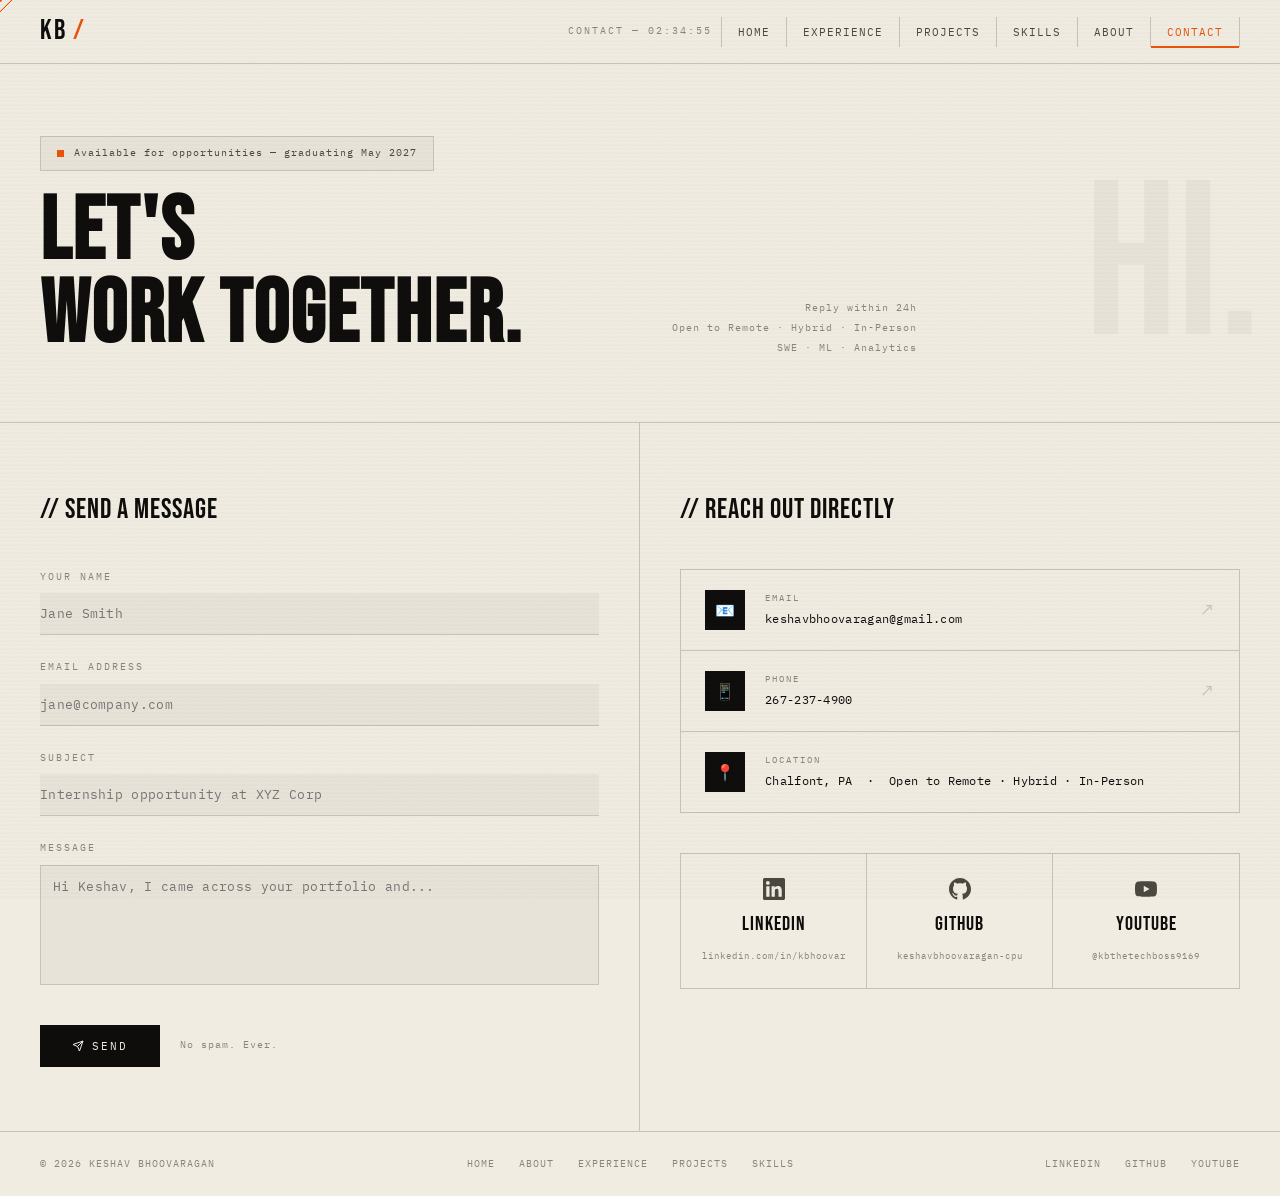
<file: contact/index.html>
<!DOCTYPE html>
<html lang="en">
<head>
<meta charset="UTF-8">
<meta name="viewport" content="width=device-width, initial-scale=1.0">
<meta name="description" content="Get in touch with Keshav Bhoovaragan. Open to full-time SWE/SDE roles and co-ops for 2027.">
<meta name="author" content="Keshav Bhoovaragan">
<meta property="og:title" content="Contact — Keshav Bhoovaragan">
<meta property="og:description" content="Get in touch with Keshav Bhoovaragan. Open to full-time SWE/SDE roles and co-ops for 2027.">
<meta property="og:image" content="https://keshavbhoovaragan-cpu.github.io/Keshav-s-Portfolio/og_image_keshav.png">
<meta property="og:url" content="https://keshavbhoovaragan-cpu.github.io/Keshav-s-Portfolio/contact/">
<meta property="og:type" content="website">
<meta name="twitter:card" content="summary_large_image">
<meta name="twitter:title" content="Contact — Keshav Bhoovaragan">
<meta name="twitter:description" content="Get in touch with Keshav Bhoovaragan. Open to full-time SWE/SDE roles and co-ops for 2027.">
<meta name="twitter:image" content="https://keshavbhoovaragan-cpu.github.io/Keshav-s-Portfolio/og_image_keshav.png">
<title>Contact — Keshav Bhoovaragan</title>
<link rel="stylesheet" href="../style.css">
<style>
  /* ── BIG HERO ── */
  .contact-hero {
    padding: 72px 40px 64px;
    border-bottom: 1px solid var(--border);
    display: flex; justify-content: space-between; align-items: flex-end;
    position: relative; overflow: hidden;
  }
  .contact-hero-bg { font-family:'Bebas Neue',sans-serif; font-size:clamp(100px,18vw,220px); color:var(--cream2); line-height:1; position:absolute; right:-20px; bottom:-20px; pointer-events:none; user-select:none; z-index:0; }
  .contact-hero > * { position:relative; z-index:1; }

  .avail-pill {
    display:inline-flex; align-items:center; gap:10px;
    border:1px solid var(--border); padding:8px 16px;
    font-family:'IBM Plex Mono',monospace; font-size:10px; color:var(--ink3); letter-spacing:1px;
    background:var(--cream2); margin-bottom:20px;
  }
  .avail-blink { width:7px; height:7px; background:var(--orange); display:inline-block; animation:blink 1s step-end infinite; }
  @keyframes blink { 0%,100%{opacity:1} 50%{opacity:0} }

  /* ── LAYOUT ── */
  .contact-body {
    display:grid; grid-template-columns:1fr 1fr; gap:0; min-height:60vh;
  }

  /* form side */
  .form-side { padding:64px 40px; border-right:1px solid var(--border); }
  .form-label { font-family:'Bebas Neue',sans-serif; font-size:28px; letter-spacing:1px; color:var(--ink); margin-bottom:36px; }

  .field { margin-bottom:24px; }
  .field label { display:block; font-family:'IBM Plex Mono',monospace; font-size:10px; color:var(--muted); letter-spacing:2px; text-transform:uppercase; margin-bottom:8px; }
  .field input, .field textarea, .field select {
    width:100%; background:var(--cream2); border:1px solid var(--border); border-top:none; border-left:none; border-right:none;
    padding:12px 0; color:var(--ink); font-family:'IBM Plex Mono',monospace; font-size:13px;
    outline:none; transition:border-color 0.2s; resize:none; letter-spacing:.3px;
    border-bottom: 1px solid var(--border);
  }
  .field input:focus, .field textarea:focus { border-bottom-color:var(--orange); }
  .field textarea { min-height:120px; padding:12px; border:1px solid var(--border); border-top:1px solid var(--border); border-left:1px solid var(--border); border-right:1px solid var(--border); margin-top:0; background:var(--cream2); }
  .field textarea:focus { border-color:var(--orange); }

  .submit-row { display:flex; align-items:center; gap:20px; margin-top:32px; }
  .submit-btn {
    font-family:'IBM Plex Mono',monospace; font-size:11px; letter-spacing:2px;
    text-transform:uppercase; padding:14px 32px;
    background:var(--ink); color:var(--cream); border:none; cursor:none;
    transition:all 0.2s; display:flex; align-items:center; gap:8px;
  }
  .submit-btn:hover { background:var(--orange); }
  .submit-note { font-family:'IBM Plex Mono',monospace; font-size:10px; color:var(--muted); letter-spacing:1px; }

  .success-bar {
    display:none; margin-top:20px;
    background:var(--ink); color:var(--cream);
    font-family:'IBM Plex Mono',monospace; font-size:11px; letter-spacing:1.5px;
    padding:14px 20px;
  }

  /* info side */
  .info-side { padding:64px 40px; }
  .info-title { font-family:'Bebas Neue',sans-serif; font-size:28px; letter-spacing:1px; color:var(--ink); margin-bottom:36px; }

  .info-rows { display:flex; flex-direction:column; gap:0; border:1px solid var(--border); margin-bottom:40px; }
  .info-row {
    display:flex; align-items:center; gap:20px; padding:20px 24px;
    border-bottom:1px solid var(--border); text-decoration:none; color:var(--ink);
    transition:background 0.2s; position:relative;
  }
  .info-row:last-child { border-bottom:none; }
  .info-row:hover { background:var(--cream2); }
  .info-row:hover .info-arrow { color:var(--orange); transform:translate(3px,-3px); }
  .info-icon-box { width:40px; height:40px; background:var(--ink); display:flex; align-items:center; justify-content:center; font-size:16px; flex-shrink:0; }
  .info-label-sm { font-family:'IBM Plex Mono',monospace; font-size:9px; color:var(--muted); letter-spacing:2px; text-transform:uppercase; margin-bottom:3px; }
  .info-val { font-family:'IBM Plex Mono',monospace; font-size:12px; color:var(--ink); letter-spacing:.3px; }
  .info-arrow { margin-left:auto; color:var(--border); font-size:18px; transition:all 0.2s; }

  /* social row */
  .social-grid { display:grid; grid-template-columns:1fr 1fr; gap:0; border:1px solid var(--border); }
  .soc-btn {
    padding:24px 20px; text-align:center; text-decoration:none;
    border-right:1px solid var(--border); transition:background 0.2s;
    display:flex; flex-direction:column; align-items:center; gap:8px;
  }
  .soc-btn:last-child { border-right:none; }
  .soc-btn:hover { background:var(--ink); }
  .soc-btn:hover .soc-name, .soc-btn:hover .soc-sub { color:var(--cream); }
  .soc-btn svg { width:22px; height:22px; color:var(--ink3); transition:color 0.2s; }
  .soc-btn:hover svg { color:var(--cream); }
  .soc-name { font-family:'Bebas Neue',sans-serif; font-size:20px; letter-spacing:1px; color:var(--ink); transition:color 0.2s; }
  .soc-sub { font-family:'IBM Plex Mono',monospace; font-size:9px; color:var(--muted); letter-spacing:1px; transition:color 0.2s; }

  @media (max-width:900px) {
    .contact-hero { padding:32px 16px 28px; flex-direction:column; gap:12px; align-items:flex-start; }
    .contact-hero-bg { font-size:100px; right:-10px; bottom:-10px; }
    .avail-pill { font-size:9px; padding:6px 12px; }
    .contact-body { grid-template-columns:1fr; }
    .form-side { padding:28px 16px; border-right:none; border-bottom:1px solid var(--border); }
    .form-label { font-size:20px; margin-bottom:24px; }
    .field { margin-bottom:18px; }
    .field label { font-size:9px; }
    .field input, .field textarea { font-size:14px; padding:10px 0; }
    .submit-row { flex-direction:column; align-items:flex-start; gap:12px; }
    .submit-btn { width:100%; justify-content:center; }
    .info-side { padding:28px 16px; }
    .info-title { font-size:20px; margin-bottom:20px; }
    .info-row { padding:16px; gap:14px; }
    .info-icon-box { width:36px; height:36px; font-size:14px; }
    .info-val { font-size:11px; }
    .social-grid { grid-template-columns:1fr !important; }
    .soc-btn { padding:18px 16px; }
  }
</style>
</head>
<body>
<div id="kb-cursor"></div>
<div id="kb-cursor-dot"></div>

<nav>
  <a href="https://keshavbhoovaragan-cpu.github.io/Keshav-s-Portfolio/" class="nav-logo">KB<span class="nav-logo-slash">/</span></a>
  <div class="nav-center">CONTACT &mdash; <span id="kb-time">00:00:00</span></div>
  <ul class="nav-links">
    <li><a href="https://keshavbhoovaragan-cpu.github.io/Keshav-s-Portfolio/">Home</a></li>
    <li><a href="https://keshavbhoovaragan-cpu.github.io/Keshav-s-Portfolio/experience/">Experience</a></li>
    <li><a href="https://keshavbhoovaragan-cpu.github.io/Keshav-s-Portfolio/projects/">Projects</a></li>
    <li><a href="https://keshavbhoovaragan-cpu.github.io/Keshav-s-Portfolio/skills/">Skills</a></li>
    <li><a href="https://keshavbhoovaragan-cpu.github.io/Keshav-s-Portfolio/about/">About</a></li>
      <li><a href="https://keshavbhoovaragan-cpu.github.io/Keshav-s-Portfolio/contact/" class="active">Contact</a></li>
  </ul>
</nav>

<div class="page-wrap page-enter">

  <div class="contact-hero">
    <div>
      <div class="avail-pill"><div class="avail-blink"></div>Available for opportunities — graduating May 2027</div>
      <h1 class="sec-title" style="margin-bottom:0;">LET'S<br>WORK TOGETHER.</h1>
    </div>
    <div style="font-family:'IBM Plex Mono',monospace;font-size:10px;color:var(--muted);letter-spacing:1px;line-height:2;text-align:right;position:relative;z-index:1;">
      <div>Reply within 24h</div>
      <div>Open to Remote · Hybrid · In-Person</div>
      <div>SWE · ML · Analytics</div>
    </div>
    <div class="contact-hero-bg">HI.</div>
  </div>

  <div class="contact-body">

    <!-- FORM -->
    <div class="form-side reveal">
      <div class="form-label">// Send a Message</div>
      <form action="https://formspree.io/f/mgoqeopk" method="POST" id="cForm">
        <div class="field">
          <label>Your Name</label>
          <input type="text" name="name" placeholder="Jane Smith" required>
        </div>
        <div class="field">
          <label>Email Address</label>
          <input type="email" name="email" placeholder="jane@company.com" required>
        </div>
        <div class="field">
          <label>Subject</label>
          <input type="text" name="subject" placeholder="Internship opportunity at XYZ Corp">
        </div>
        <div class="field">
          <label>Message</label>
          <textarea name="message" placeholder="Hi Keshav, I came across your portfolio and..."></textarea>
        </div>
        <div class="submit-row">
          <button type="submit" class="submit-btn" id="sbBtn">
            <svg width="12" height="12" viewBox="0 0 24 24" fill="none" stroke="currentColor" stroke-width="2"><line x1="22" y1="2" x2="11" y2="13"/><polygon points="22 2 15 22 11 13 2 9 22 2"/></svg>
            Send
          </button>
          <div class="submit-note">No spam. Ever.</div>
        </div>
        <div class="success-bar" id="successBar">✓ &nbsp;MESSAGE RECEIVED. I'LL BE IN TOUCH SOON.</div>
      </form>
    </div>

    <!-- INFO -->
    <div class="info-side reveal">
      <div class="info-title">// Reach Out Directly</div>

      <div class="info-rows">
        <a href="mailto:keshavbhoovaragan@gmail.com" class="info-row">
          <div class="info-icon-box">📧</div>
          <div><div class="info-label-sm">Email</div><div class="info-val">keshavbhoovaragan@gmail.com</div></div>
          <div class="info-arrow">↗</div>
        </a>
        <a href="tel:2672374900" class="info-row">
          <div class="info-icon-box">📱</div>
          <div><div class="info-label-sm">Phone</div><div class="info-val">267-237-4900</div></div>
          <div class="info-arrow">↗</div>
        </a>
        <div class="info-row" style="cursor:default;">
          <div class="info-icon-box">📍</div>
          <div><div class="info-label-sm">Location</div><div class="info-val">Chalfont, PA &nbsp;·&nbsp; Open to Remote · Hybrid · In-Person</div></div>
        </div>
      </div>

      <div class="social-grid" style="grid-template-columns:1fr 1fr 1fr;">
        <a href="https://www.linkedin.com/in/kbhoovar/" target="_blank" class="soc-btn">
          <svg viewBox="0 0 24 24" fill="currentColor"><path d="M20.447 20.452h-3.554v-5.569c0-1.328-.027-3.037-1.852-3.037-1.853 0-2.136 1.445-2.136 2.939v5.667H9.351V9h3.414v1.561h.046c.477-.9 1.637-1.85 3.37-1.85 3.601 0 4.267 2.37 4.267 5.455v6.286zM5.337 7.433a2.062 2.062 0 0 1-2.063-2.065 2.064 2.064 0 1 1 2.063 2.065zm1.782 13.019H3.555V9h3.564v11.452zM22.225 0H1.771C.792 0 0 .774 0 1.729v20.542C0 23.227.792 24 1.771 24h20.451C23.2 24 24 23.227 24 22.271V1.729C24 .774 23.2 0 22.222 0h.003z"/></svg>
          <div class="soc-name">LinkedIn</div>
          <div class="soc-sub">linkedin.com/in/kbhoovar</div>
        </a>
        <a href="https://github.com/keshavbhoovaragan-cpu" target="_blank" class="soc-btn">
          <svg viewBox="0 0 24 24" fill="currentColor"><path d="M12 0c-6.626 0-12 5.373-12 12 0 5.302 3.438 9.8 8.207 11.387.599.111.793-.261.793-.577v-2.234c-3.338.726-4.033-1.416-4.033-1.416-.546-1.387-1.333-1.756-1.333-1.756-1.089-.745.083-.729.083-.729 1.205.084 1.839 1.237 1.839 1.237 1.07 1.834 2.807 1.304 3.492.997.107-.775.418-1.305.762-1.604-2.665-.305-5.467-1.334-5.467-5.931 0-1.311.469-2.381 1.236-3.221-.124-.303-.535-1.524.117-3.176 0 0 1.008-.322 3.301 1.23.957-.266 1.983-.399 3.003-.404 1.02.005 2.047.138 3.006.404 2.291-1.552 3.297-1.23 3.297-1.23.653 1.653.242 2.874.118 3.176.77.84 1.235 1.911 1.235 3.221 0 4.609-2.807 5.624-5.479 5.921.43.372.823 1.102.823 2.222v3.293c0 .319.192.694.801.576 4.765-1.589 8.199-6.086 8.199-11.386 0-6.627-5.373-12-12-12z"/></svg>
          <div class="soc-name">GitHub</div>
          <div class="soc-sub">keshavbhoovaragan-cpu</div>
        </a>
        <a href="https://www.youtube.com/@kbthetechboss9169" target="_blank" class="soc-btn">
          <svg viewBox="0 0 24 24" fill="currentColor"><path d="M23.498 6.186a3.016 3.016 0 0 0-2.122-2.136C19.505 3.545 12 3.545 12 3.545s-7.505 0-9.377.505A3.017 3.017 0 0 0 .502 6.186C0 8.07 0 12 0 12s0 3.93.502 5.814a3.016 3.016 0 0 0 2.122 2.136c1.871.505 9.376.505 9.376.505s7.505 0 9.377-.505a3.015 3.015 0 0 0 2.122-2.136C24 15.93 24 12 24 12s0-3.93-.502-5.814zM9.545 15.568V8.432L15.818 12l-6.273 3.568z"/></svg>
          <div class="soc-name">YouTube</div>
          <div class="soc-sub">@kbthetechboss9169</div>
        </a>
      </div>
    </div>

  </div>
</div>

<footer>
  <div>&copy; 2026 KESHAV BHOOVARAGAN</div>
  <div class="footer-links">
    <a href="https://keshavbhoovaragan-cpu.github.io/Keshav-s-Portfolio/">HOME</a><a href="https://keshavbhoovaragan-cpu.github.io/Keshav-s-Portfolio/about/">ABOUT</a><a href="https://keshavbhoovaragan-cpu.github.io/Keshav-s-Portfolio/experience/">EXPERIENCE</a><a href="https://keshavbhoovaragan-cpu.github.io/Keshav-s-Portfolio/projects/">PROJECTS</a><a href="https://keshavbhoovaragan-cpu.github.io/Keshav-s-Portfolio/skills/">SKILLS</a>
  </div>
  <div class="footer-right">
    <a href="https://linkedin.com/in/kbhoovar" target="_blank">LINKEDIN</a>
    <a href="https://github.com/keshavbhoovaragan-cpu" target="_blank">GITHUB</a>
    <a href="https://www.youtube.com/@kbthetechboss9169" target="_blank">YOUTUBE</a>
  </div>
</footer>

<script src="../shared.js"></script>
<script>
  document.getElementById('cForm').addEventListener('submit', async function(e) {
    e.preventDefault();
    const btn = document.getElementById('sbBtn');
    btn.textContent = 'Sending...';
    const response = await fetch('https://formspree.io/f/mgoqeopk', {
      method: 'POST', body: new FormData(this),
      headers: { 'Accept': 'application/json' }
    });
    if (response.ok) {
      btn.innerHTML = '✓ &nbsp;Sent';
      btn.style.background = 'var(--orange)';
      document.getElementById('successBar').style.display = 'block';
      this.reset();
    } else { btn.textContent = 'Error — try again'; }
  });
</script>
</body>
</html>
</file>
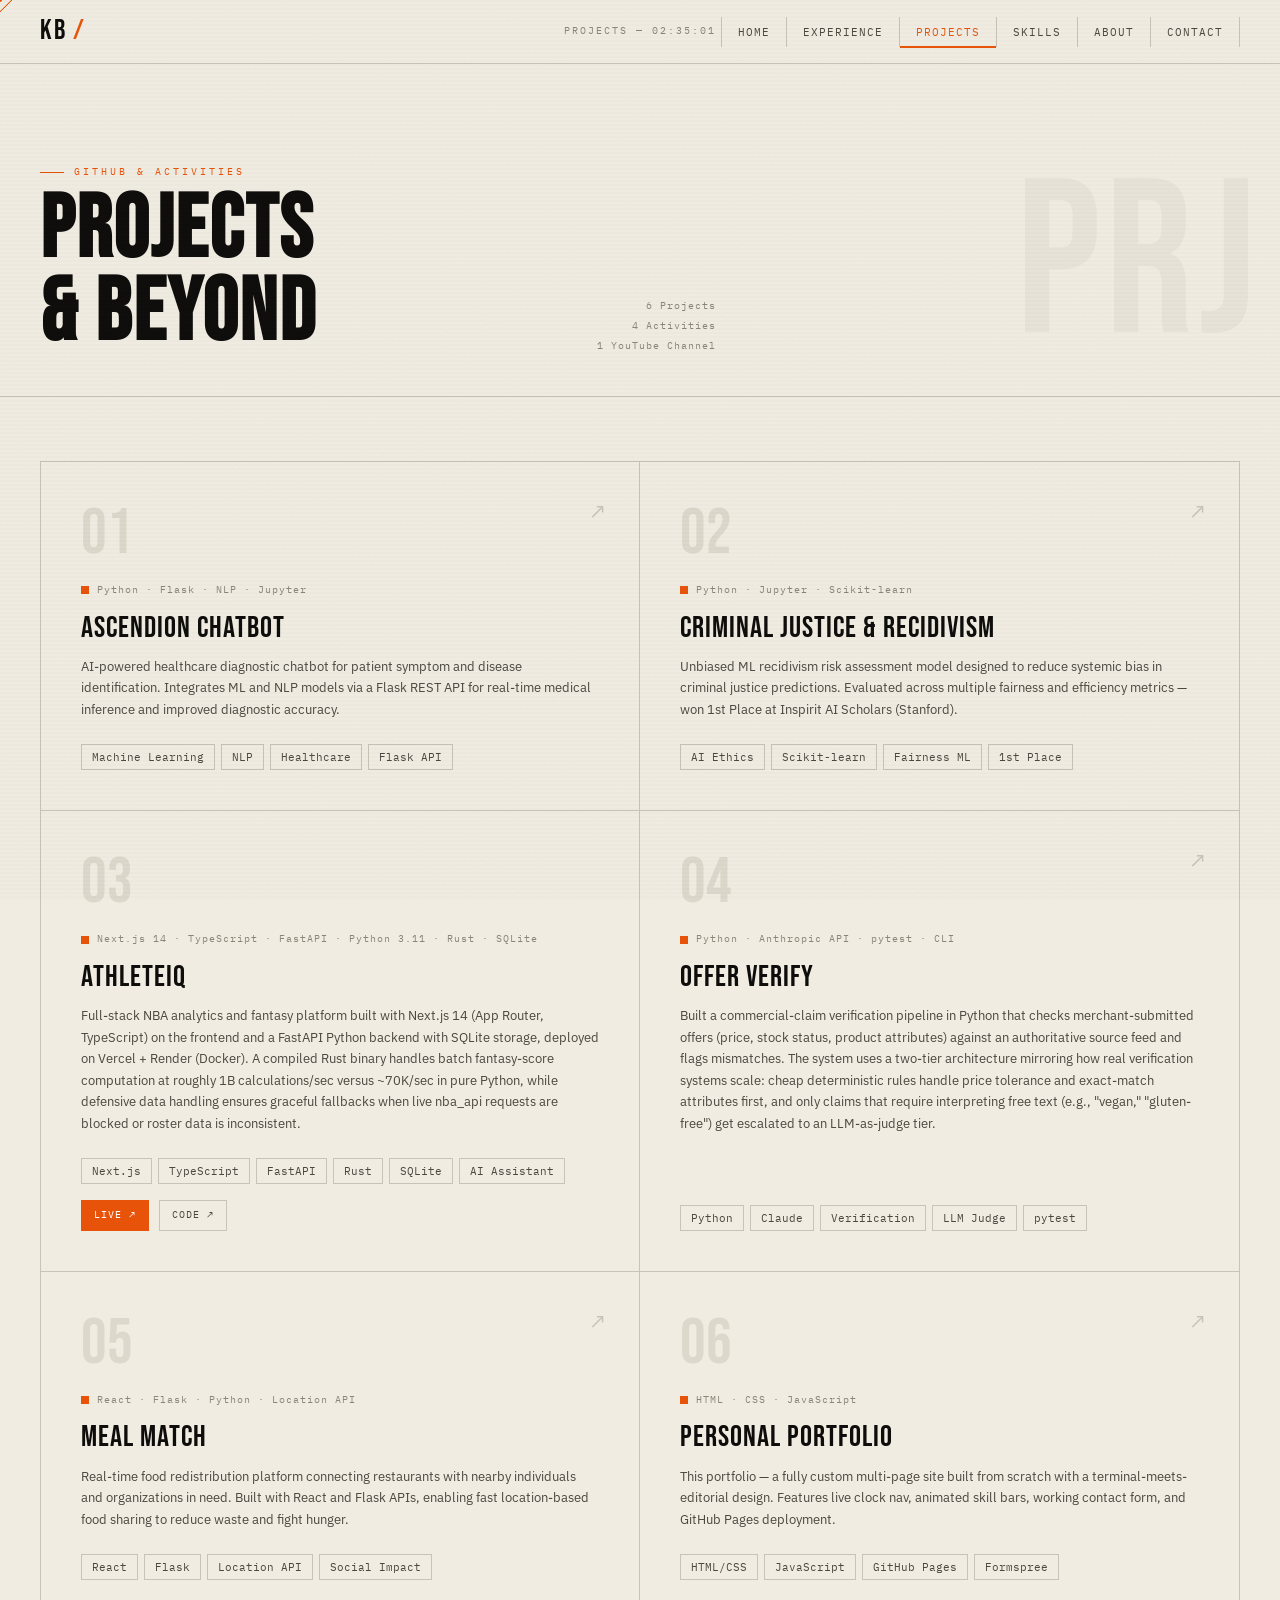
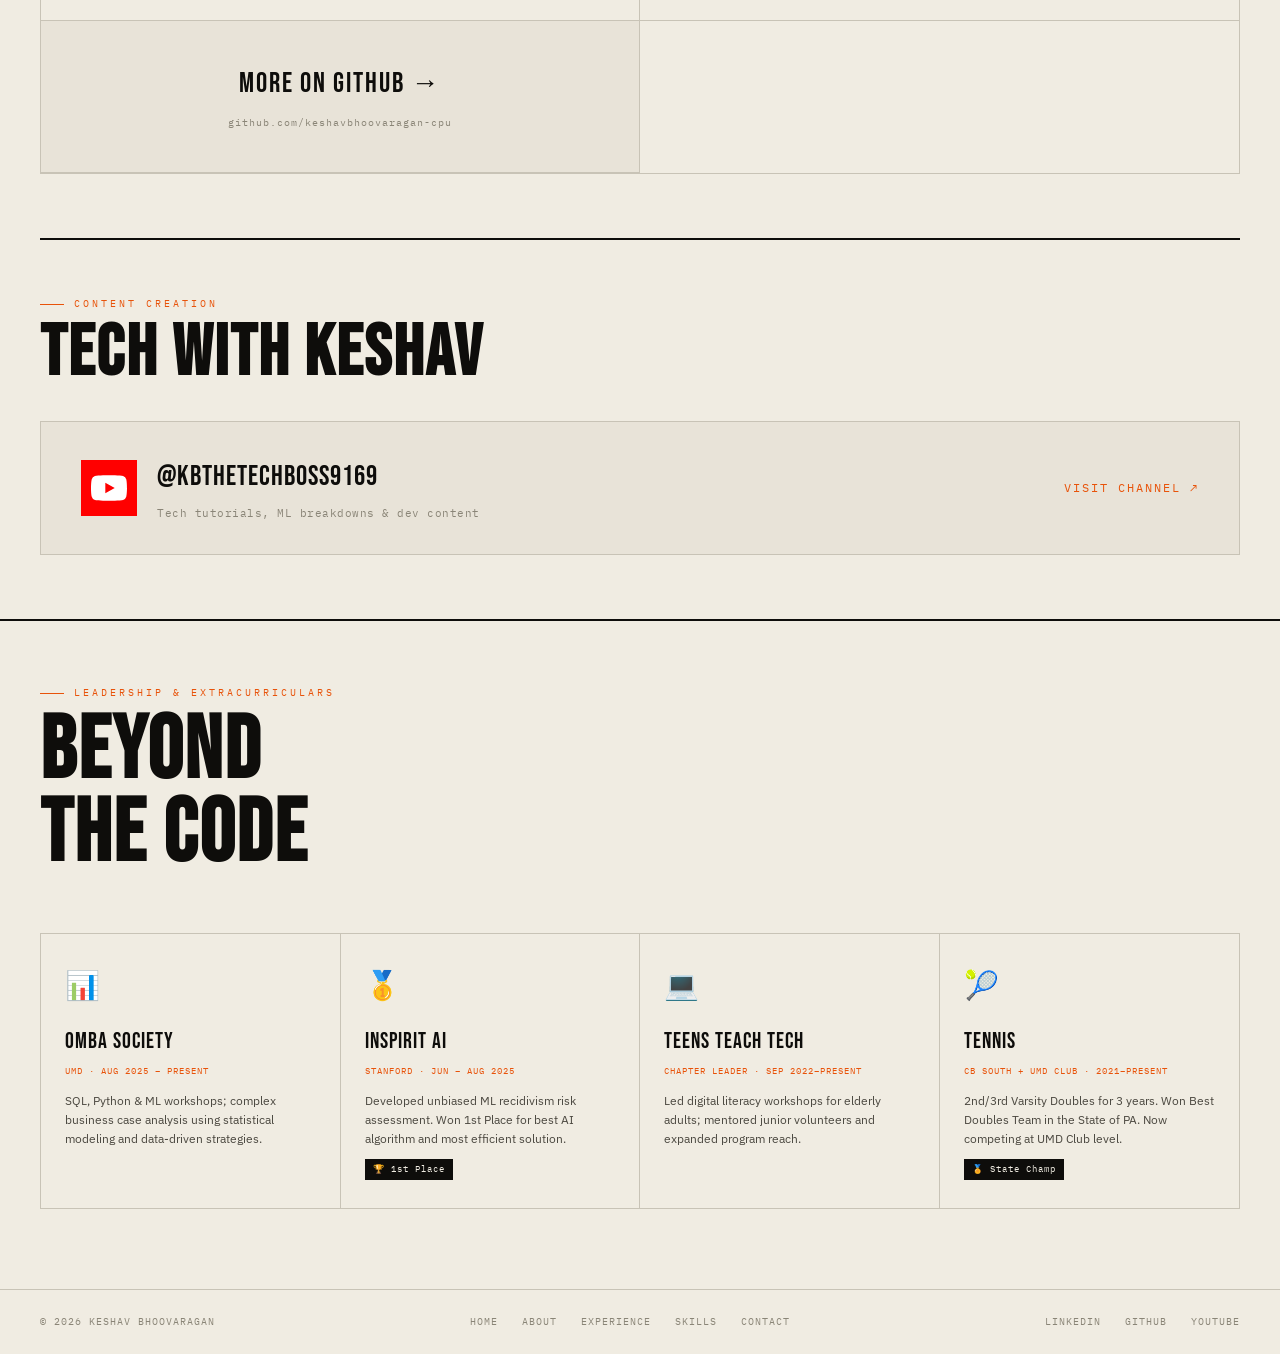
<file: projects/index.html>
<!DOCTYPE html>
<html lang="en">
<head>
<meta charset="UTF-8">
<meta name="viewport" content="width=device-width, initial-scale=1.0">
<meta name="description" content="Healthcare AI chatbot, Criminal Justice recidivism ML (1st Place Inspirit AI), Meal Match food redistribution app. Built with Python, Flask, React, and more.">
<meta name="author" content="Keshav Bhoovaragan">
<meta property="og:title" content="Projects — Keshav Bhoovaragan">
<meta property="og:description" content="Healthcare AI chatbot, Criminal Justice recidivism ML (1st Place Inspirit AI), Meal Match food redistribution app. Built with Python, Flask, React, and more.">
<meta property="og:image" content="https://keshavbhoovaragan-cpu.github.io/Keshav-s-Portfolio/og_image_keshav.png">
<meta property="og:url" content="https://keshavbhoovaragan-cpu.github.io/Keshav-s-Portfolio/projects/">
<meta property="og:type" content="website">
<meta name="twitter:card" content="summary_large_image">
<meta name="twitter:title" content="Projects — Keshav Bhoovaragan">
<meta name="twitter:description" content="Healthcare AI chatbot, Criminal Justice recidivism ML (1st Place Inspirit AI), Meal Match food redistribution app. Built with Python, Flask, React, and more.">
<meta name="twitter:image" content="https://keshavbhoovaragan-cpu.github.io/Keshav-s-Portfolio/og_image_keshav.png">
<title>Projects — Keshav Bhoovaragan</title>
<link rel="stylesheet" href="../style.css">
<style>
  .page-hero {
    padding: 72px 40px 40px;
    border-bottom: 1px solid var(--border);
    position: relative; overflow: hidden;
    display: flex; justify-content: space-between; align-items: flex-end;
  }
  .page-hero-bg { font-family:'Bebas Neue',sans-serif; font-size:clamp(100px,18vw,220px); color:var(--cream2); line-height:1; letter-spacing:4px; position:absolute; right:-20px; bottom:-20px; pointer-events:none; user-select:none; z-index:0; }
  .page-hero > * { position:relative; z-index:1; }

  /* ── PROJECT CARDS ── */
  .proj-section { padding: 64px 40px; }

  .proj-grid { display: grid; grid-template-columns: 1fr 1fr; gap: 0; border: 1px solid var(--border); margin-bottom: 64px; }

  .proj-card {
    padding: 40px; border-right: 1px solid var(--border); border-bottom: 1px solid var(--border);
    text-decoration: none; display: flex; flex-direction: column;
    position: relative; overflow: hidden; transition: background 0.2s;
    color: var(--ink);
  }
  .proj-card:nth-child(2n) { border-right: none; }
  .proj-card:hover { background: var(--cream2); }
  .proj-card:hover .proj-arrow { color: var(--orange); transform: translate(3px,-3px); }
  .proj-card:hover .proj-line { transform: scaleX(1); }

  .proj-line { position:absolute; top:0; left:0; right:0; height:3px; background:var(--orange); transform:scaleX(0); transform-origin:left; transition:transform 0.3s; }

  .proj-num { font-family:'Bebas Neue',sans-serif; font-size:64px; color:var(--cream3); line-height:1; margin-bottom:16px; }
  .proj-arrow { position:absolute; top:32px; right:32px; font-size:22px; color:var(--border); transition:all 0.2s; }

  .proj-lang-row { display:flex; align-items:center; gap:8px; font-family:'IBM Plex Mono',monospace; font-size:10px; color:var(--muted); letter-spacing:1px; margin-bottom:14px; }

  .proj-links { display:flex; gap:10px; margin-top:16px; position:relative; z-index:1; }
  .proj-link {
    font-family:'IBM Plex Mono',monospace; font-size:10px; letter-spacing:1px; text-transform:uppercase;
    text-decoration:none; border:1px solid var(--border); color:var(--ink3);
    padding:6px 12px; transition:all 0.2s;
  }
  .proj-link:hover { border-color:var(--orange); color:var(--orange); }
  .proj-link-live { color:#fff; background:var(--orange); border-color:var(--orange); }
  .proj-link-live:hover { color:#fff; background:var(--orange2); border-color:var(--orange2); }
  .lang-sq { width:8px; height:8px; background:var(--orange); display:inline-block; }

  .proj-title { font-family:'Bebas Neue',sans-serif; font-size:30px; letter-spacing:1px; line-height:1.05; color:var(--ink); margin-bottom:12px; }
  .proj-desc { font-size:13px; color:var(--ink3); line-height:1.65; flex:1; margin-bottom:24px; }

  /* YouTube card */
  .yt-card {
    display:flex; align-items:center; justify-content:space-between;
    padding:32px 40px; border:1px solid var(--border); text-decoration:none;
    color:var(--ink); transition:all 0.25s; background:var(--cream2);
    flex-wrap:wrap; gap:20px;
  }
  .yt-card:hover { background:var(--ink); color:var(--cream); border-color:var(--ink); }
  .yt-card:hover .yt-sub { color:rgba(240,236,226,0.6); }
  .yt-card:hover .yt-cta { color:var(--orange); }
  .yt-left { display:flex; align-items:center; gap:20px; }
  .yt-icon { width:56px; height:56px; background:#ff0000; display:flex; align-items:center; justify-content:center; color:#fff; flex-shrink:0; }
  .yt-title { font-family:'Bebas Neue',sans-serif; font-size:28px; letter-spacing:1px; margin-bottom:4px; }
  .yt-sub { font-family:'IBM Plex Mono',monospace; font-size:11px; color:var(--muted); letter-spacing:.5px; transition:color 0.25s; }
  .yt-cta { font-family:'IBM Plex Mono',monospace; font-size:12px; letter-spacing:2px; text-transform:uppercase; color:var(--orange); transition:color 0.25s; }

  /* ── ACTIVITIES ── */
  .act-section { padding: 0 40px 80px; border-top: 2px solid var(--ink); padding-top: 64px; }

  .act-grid { display:grid; grid-template-columns:repeat(4,1fr); gap:0; border:1px solid var(--border); }
  .act-card {
    padding:28px 24px; border-right:1px solid var(--border);
    transition:background 0.2s; position:relative; overflow:hidden;
  }
  .act-card:last-child { border-right:none; }
  .act-card:hover { background:var(--cream2); }
  .act-card:hover .act-bar { transform:scaleX(1); }

  .act-bar { position:absolute; bottom:0; left:0; right:0; height:2px; background:var(--orange); transform:scaleX(0); transform-origin:left; transition:transform 0.25s; }
  .act-icon { font-size:28px; margin-bottom:16px; }
  .act-title { font-family:'Bebas Neue',sans-serif; font-size:22px; letter-spacing:1px; color:var(--ink); margin-bottom:4px; }
  .act-org { font-family:'IBM Plex Mono',monospace; font-size:9px; color:var(--orange); letter-spacing:1px; text-transform:uppercase; margin-bottom:12px; }
  .act-desc { font-size:12px; color:var(--ink3); line-height:1.6; }
  .act-award { display:inline-block; background:var(--ink); color:var(--cream); font-family:'IBM Plex Mono',monospace; font-size:9px; letter-spacing:1px; padding:3px 8px; margin-top:10px; }

  @media (max-width:900px) {
    .proj-grid { grid-template-columns:1fr; }
    .proj-card { border-right:1px solid var(--border) !important; border-bottom:1px solid var(--border); padding: 24px 16px; }
    .proj-num { font-size: 40px; }
    .proj-title { font-size: 22px; }
    .proj-desc { font-size: 12px; }
    .act-grid { grid-template-columns:1fr 1fr; }
    .act-card:nth-child(2n) { border-right:none; }
    .act-card { border-bottom:1px solid var(--border); padding: 20px 16px; }
    .act-title { font-size: 18px; }
    .page-hero { padding:32px 16px 28px; flex-direction:column; gap:12px; align-items:flex-start; }
    .page-hero-bg { font-size: 100px; right:-10px; bottom:-10px; }
    .proj-section { padding: 32px 16px; }
    .act-section { padding: 32px 16px 48px; }
    .yt-card { padding: 20px 16px; }
    .yt-title { font-size: 20px; }
    .yt-left { flex-direction: column; gap: 12px; }
  }
  @media (max-width: 480px) {
    .act-grid { grid-template-columns: 1fr; }
    .act-card { border-right: 1px solid var(--border) !important; }
  }
</style>
</head>
<body>
<div id="kb-cursor"></div>
<div id="kb-cursor-dot"></div>

<nav>
  <a href="https://keshavbhoovaragan-cpu.github.io/Keshav-s-Portfolio/" class="nav-logo">KB<span class="nav-logo-slash">/</span></a>
  <div class="nav-center">PROJECTS &mdash; <span id="kb-time">00:00:00</span></div>
  <ul class="nav-links">
    <li><a href="https://keshavbhoovaragan-cpu.github.io/Keshav-s-Portfolio/">Home</a></li>
    <li><a href="https://keshavbhoovaragan-cpu.github.io/Keshav-s-Portfolio/experience/">Experience</a></li>
    <li><a href="https://keshavbhoovaragan-cpu.github.io/Keshav-s-Portfolio/projects/" class="active">Projects</a></li>
    <li><a href="https://keshavbhoovaragan-cpu.github.io/Keshav-s-Portfolio/skills/">Skills</a></li>
      <li><a href="https://keshavbhoovaragan-cpu.github.io/Keshav-s-Portfolio/about/">About</a></li>
      <li><a href="https://keshavbhoovaragan-cpu.github.io/Keshav-s-Portfolio/contact/">Contact</a></li>
  </ul>
</nav>

<div class="page-wrap page-enter">

  <div class="page-hero">
    <div>
      <div class="sec-tag">GitHub &amp; Activities</div>
      <h1 class="sec-title" style="margin-bottom:0;">PROJECTS<br>&amp; BEYOND</h1>
    </div>
    <div style="font-family:'IBM Plex Mono',monospace;font-size:10px;color:var(--muted);letter-spacing:1px;line-height:2;text-align:right;">
      <div><span id="proj-count">0</span> Projects</div>
      <div><span id="act-count">0</span> Activities</div>
      <div><span id="yt-count">1</span> YouTube Channel</div>
    </div>
    <div class="page-hero-bg">PRJ</div>
  </div>

  <div class="proj-section">
    <div class="proj-grid reveal">

      <a href="https://github.com/keshavbhoovaragan-cpu/Ascension-Project-" target="_blank" class="proj-card">
        <div class="proj-line"></div>
        <div class="proj-num">01</div>
        <div class="proj-arrow">↗</div>
        <div class="proj-lang-row"><div class="lang-sq"></div>Python · Flask · NLP · Jupyter</div>
        <div class="proj-title">Ascendion Chatbot</div>
        <div class="proj-desc">AI-powered healthcare diagnostic chatbot for patient symptom and disease identification. Integrates ML and NLP models via a Flask REST API for real-time medical inference and improved diagnostic accuracy.</div>
        <div class="tags">
          <span class="tag">Machine Learning</span><span class="tag">NLP</span><span class="tag">Healthcare</span><span class="tag">Flask API</span>
        </div>
      </a>

      <a href="https://github.com/keshavbhoovaragan-cpu/Criminal-Justice" target="_blank" class="proj-card">
        <div class="proj-line"></div>
        <div class="proj-num">02</div>
        <div class="proj-arrow">↗</div>
        <div class="proj-lang-row"><div class="lang-sq"></div>Python · Jupyter · Scikit-learn</div>
        <div class="proj-title">Criminal Justice &amp; Recidivism</div>
        <div class="proj-desc">Unbiased ML recidivism risk assessment model designed to reduce systemic bias in criminal justice predictions. Evaluated across multiple fairness and efficiency metrics — won 1st Place at Inspirit AI Scholars (Stanford).</div>
        <div class="tags">
          <span class="tag">AI Ethics</span><span class="tag">Scikit-learn</span><span class="tag">Fairness ML</span><span class="tag">1st Place</span>
        </div>
      </a>

      <div class="proj-card">
        <div class="proj-line"></div>
        <div class="proj-num">03</div>
        <div class="proj-lang-row"><div class="lang-sq"></div>Next.js 14 · TypeScript · FastAPI · Python 3.11 · Rust · SQLite</div>
        <div class="proj-title">AthleteIQ</div>
        <div class="proj-desc">Full-stack NBA analytics and fantasy platform built with Next.js 14 (App Router, TypeScript) on the frontend and a FastAPI Python backend with SQLite storage, deployed on Vercel + Render (Docker). A compiled Rust binary handles batch fantasy-score computation at roughly 1B calculations/sec versus ~70K/sec in pure Python, while defensive data handling ensures graceful fallbacks when live nba_api requests are blocked or roster data is inconsistent.</div>
        <div class="tags">
          <span class="tag">Next.js</span><span class="tag">TypeScript</span><span class="tag">FastAPI</span><span class="tag">Rust</span><span class="tag">SQLite</span><span class="tag">AI Assistant</span>
        </div>
        <div class="proj-links">
          <a href="https://athlete-iq-jmk3-2heffm3gt-keshavbhoovaragan-cpus-projects.vercel.app" target="_blank" class="proj-link proj-link-live">Live ↗</a>
          <a href="https://github.com/keshavbhoovaragan-cpu/AthleteIQ" target="_blank" class="proj-link">Code ↗</a>
        </div>
      </div>

      <a href="https://github.com/keshavbhoovaragan-cpu/offer-verify" target="_blank" class="proj-card">
        <div class="proj-line"></div>
        <div class="proj-num">04</div>
        <div class="proj-arrow">↗</div>
        <div class="proj-lang-row"><div class="lang-sq"></div>Python · Anthropic API · pytest · CLI</div>
        <div class="proj-title">Offer Verify</div>
        <div class="proj-desc">Built a commercial-claim verification pipeline in Python that checks merchant-submitted offers (price, stock status, product attributes) against an authoritative source feed and flags mismatches. The system uses a two-tier architecture mirroring how real verification systems scale: cheap deterministic rules handle price tolerance and exact-match attributes first, and only claims that require interpreting free text (e.g., "vegan," "gluten-free") get escalated to an LLM-as-judge tier.</div>
        <div class="tags">
          <span class="tag">Python</span><span class="tag">Claude</span><span class="tag">Verification</span><span class="tag">LLM Judge</span><span class="tag">pytest</span>
        </div>
      </a>

      <a href="https://github.com/keshavbhoovaragan-cpu/mealmatch" target="_blank" class="proj-card">
        <div class="proj-line"></div>
        <div class="proj-num">05</div>
        <div class="proj-arrow">↗</div>
        <div class="proj-lang-row"><div class="lang-sq"></div>React · Flask · Python · Location API</div>
        <div class="proj-title">Meal Match</div>
        <div class="proj-desc">Real-time food redistribution platform connecting restaurants with nearby individuals and organizations in need. Built with React and Flask APIs, enabling fast location-based food sharing to reduce waste and fight hunger.</div>
        <div class="tags">
          <span class="tag">React</span><span class="tag">Flask</span><span class="tag">Location API</span><span class="tag">Social Impact</span>
        </div>
      </a>

      <a href="https://github.com/keshavbhoovaragan-cpu/Keshav-s-Portfolio" target="_blank" class="proj-card">
        <div class="proj-line"></div>
        <div class="proj-num">06</div>
        <div class="proj-arrow">↗</div>
        <div class="proj-lang-row"><div class="lang-sq"></div>HTML · CSS · JavaScript</div>
        <div class="proj-title">Personal Portfolio</div>
        <div class="proj-desc">This portfolio — a fully custom multi-page site built from scratch with a terminal-meets-editorial design. Features live clock nav, animated skill bars, working contact form, and GitHub Pages deployment.</div>
        <div class="tags">
          <span class="tag">HTML/CSS</span><span class="tag">JavaScript</span><span class="tag">GitHub Pages</span><span class="tag">Formspree</span>
        </div>
      </a>

      <a href="https://github.com/keshavbhoovaragan-cpu" target="_blank" class="proj-card" style="justify-content:center;align-items:center;text-align:center;background:var(--cream2);">
        <div class="proj-line"></div>
        <div style="font-family:'Bebas Neue',sans-serif;font-size:28px;letter-spacing:2px;color:var(--ink);margin-bottom:8px;">More on GitHub →</div>
        <div style="font-family:'IBM Plex Mono',monospace;font-size:10px;color:var(--muted);letter-spacing:1px;">github.com/keshavbhoovaragan-cpu</div>
      </a>

    </div>

    <!-- YOUTUBE SECTION -->
    <div style="margin-top:64px;border-top:2px solid var(--ink);padding-top:56px;">
      <div class="sec-tag">Content Creation</div>
      <h2 style="font-family:'Bebas Neue',sans-serif;font-size:clamp(40px,6vw,72px);letter-spacing:2px;line-height:0.95;margin-bottom:32px;">TECH WITH KESHAV</h2>
      <a href="https://www.youtube.com/@kbthetechboss9169" target="_blank" class="yt-card reveal">
        <div class="yt-left">
          <div class="yt-icon">
            <svg viewBox="0 0 24 24" fill="currentColor" width="36" height="36"><path d="M23.498 6.186a3.016 3.016 0 0 0-2.122-2.136C19.505 3.545 12 3.545 12 3.545s-7.505 0-9.377.505A3.017 3.017 0 0 0 .502 6.186C0 8.07 0 12 0 12s0 3.93.502 5.814a3.016 3.016 0 0 0 2.122 2.136c1.871.505 9.376.505 9.376.505s7.505 0 9.377-.505a3.015 3.015 0 0 0 2.122-2.136C24 15.93 24 12 24 12s0-3.93-.502-5.814zM9.545 15.568V8.432L15.818 12l-6.273 3.568z"/></svg>
          </div>
          <div>
            <div class="yt-title">@kbthetechboss9169</div>
            <div class="yt-sub">Tech tutorials, ML breakdowns &amp; dev content</div>
          </div>
        </div>
        <div class="yt-cta">Visit Channel ↗</div>
      </a>
    </div>

  </div>

  <!-- ACTIVITIES -->
  <div class="act-section">
    <div class="sec-tag">Leadership &amp; Extracurriculars</div>
    <h2 class="sec-title">BEYOND<br>THE CODE</h2>

    <div class="act-grid reveal">
      <div class="act-card">
        <div class="act-icon">📊</div>
        <div class="act-title">OMBA Society</div>
        <div class="act-org">UMD · Aug 2025 – Present</div>
        <div class="act-desc">SQL, Python &amp; ML workshops; complex business case analysis using statistical modeling and data-driven strategies.</div>
        <div class="act-bar"></div>
      </div>
      <div class="act-card">
        <div class="act-icon">🥇</div>
        <div class="act-title">Inspirit AI</div>
        <div class="act-org">Stanford · Jun – Aug 2025</div>
        <div class="act-desc">Developed unbiased ML recidivism risk assessment. Won 1st Place for best AI algorithm and most efficient solution.</div>
        <div class="act-award">🏆 1st Place</div>
        <div class="act-bar"></div>
      </div>
      <div class="act-card">
        <div class="act-icon">💻</div>
        <div class="act-title">Teens Teach Tech</div>
        <div class="act-org">Chapter Leader · Sep 2022–Present</div>
        <div class="act-desc">Led digital literacy workshops for elderly adults; mentored junior volunteers and expanded program reach.</div>
        <div class="act-bar"></div>
      </div>
      <div class="act-card">
        <div class="act-icon">🎾</div>
        <div class="act-title">Tennis</div>
        <div class="act-org">CB South + UMD Club · 2021–Present</div>
        <div class="act-desc">2nd/3rd Varsity Doubles for 3 years. Won Best Doubles Team in the State of PA. Now competing at UMD Club level.</div>
        <div class="act-award">🏅 State Champ</div>
        <div class="act-bar"></div>
      </div>
    </div>
  </div>

</div>

<footer>
  <div>&copy; 2026 KESHAV BHOOVARAGAN</div>
  <div class="footer-links">
    <a href="https://keshavbhoovaragan-cpu.github.io/Keshav-s-Portfolio/">HOME</a><a href="https://keshavbhoovaragan-cpu.github.io/Keshav-s-Portfolio/about/">ABOUT</a><a href="https://keshavbhoovaragan-cpu.github.io/Keshav-s-Portfolio/experience/">EXPERIENCE</a><a href="https://keshavbhoovaragan-cpu.github.io/Keshav-s-Portfolio/skills/">SKILLS</a><a href="https://keshavbhoovaragan-cpu.github.io/Keshav-s-Portfolio/contact/">CONTACT</a>
  </div>
  <div class="footer-right">
    <a href="https://linkedin.com/in/kbhoovar" target="_blank">LINKEDIN</a>
    <a href="https://github.com/keshavbhoovaragan-cpu" target="_blank">GITHUB</a>
    <a href="https://www.youtube.com/@kbthetechboss9169" target="_blank">YOUTUBE</a>
  </div>
</footer>

<script src="../shared.js"></script>
<script>
document.getElementById("proj-count").textContent = document.querySelectorAll(".proj-grid .proj-card:not([style*=cream2])").length;
document.getElementById("act-count").textContent = document.querySelectorAll(".act-card").length;
</script>
</body>
</html>
</file>
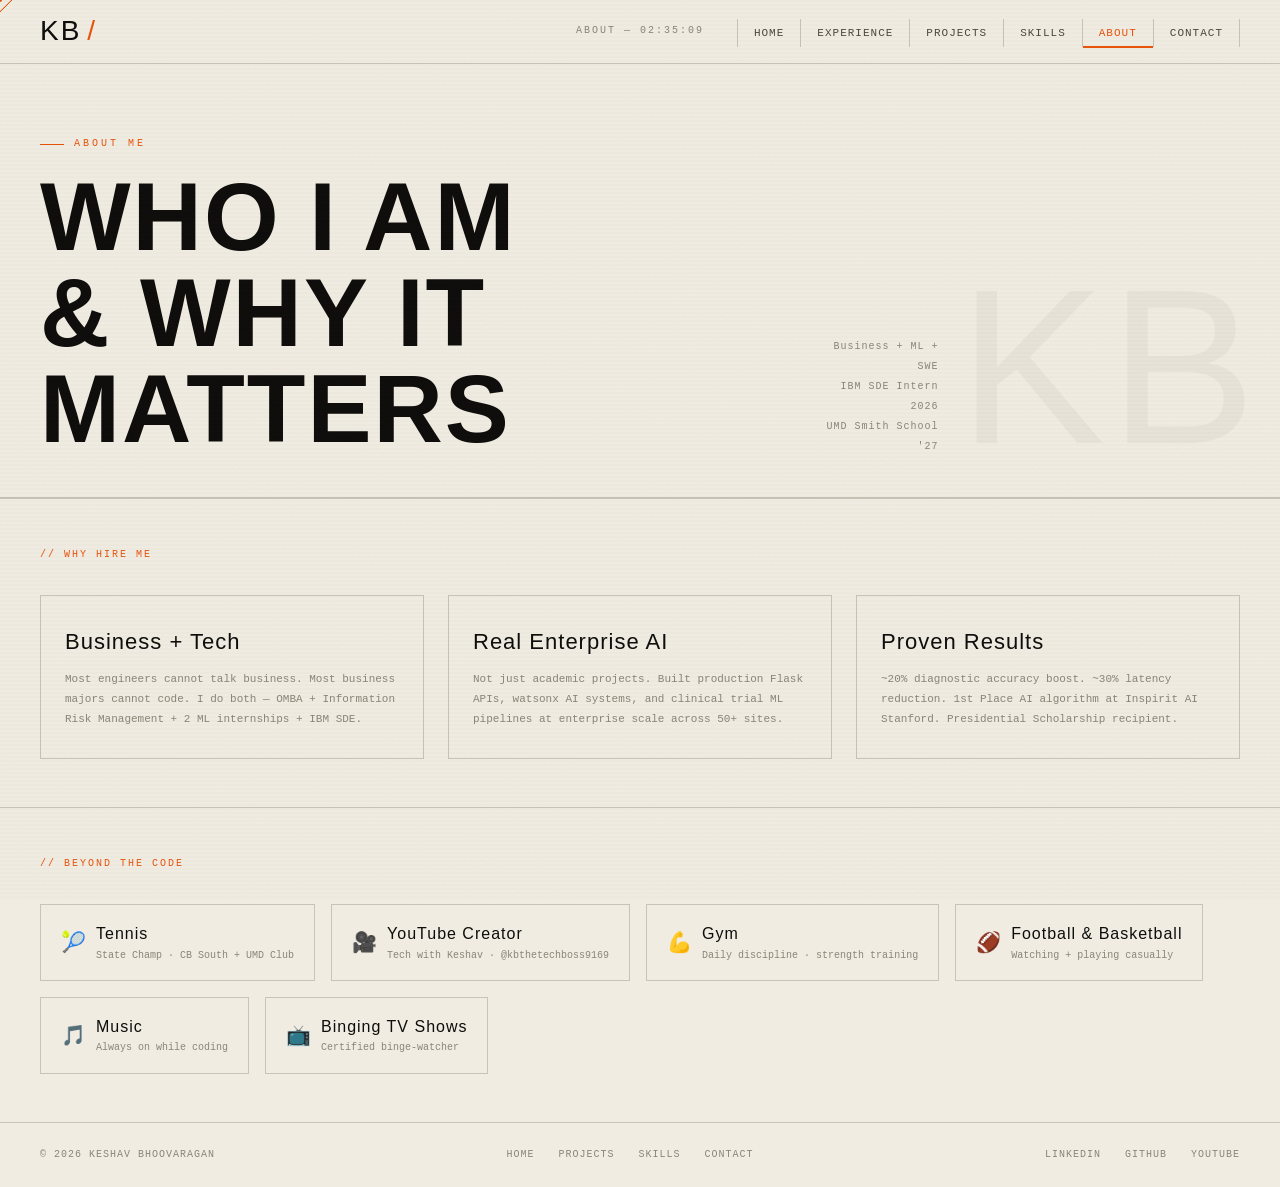
<file: about.html>
<!DOCTYPE html>
<html lang="en">
<head>
<meta charset="UTF-8">
<meta http-equiv="refresh" content="0; url=https://keshavbhoovaragan-cpu.github.io/Keshav-s-Portfolio/about/">
<link rel="canonical" href="https://keshavbhoovaragan-cpu.github.io/Keshav-s-Portfolio/about/">
<meta name="description" content="Why hire Keshav? Business + ML + SWE hybrid with real enterprise AI experience at IBM and Ascendion. OMBA and Information Risk Management at UMD Smith School.">
<meta property="og:title" content="About — Keshav Bhoovaragan">
<meta property="og:description" content="Why hire Keshav? Business + ML + SWE hybrid with real enterprise AI experience at IBM and Ascendion. OMBA and Information Risk Management at UMD Smith School.">
<meta property="og:image" content="https://keshavbhoovaragan-cpu.github.io/Keshav-s-Portfolio/og_image_keshav.png">
<meta property="og:url" content="https://keshavbhoovaragan-cpu.github.io/Keshav-s-Portfolio/about/">
<meta property="og:type" content="website">
<title>About — Keshav Bhoovaragan</title>
<script>location.replace('https://keshavbhoovaragan-cpu.github.io/Keshav-s-Portfolio/about/');</script>
</head>
<body>
<p>This page has moved to <a href="https://keshavbhoovaragan-cpu.github.io/Keshav-s-Portfolio/about/">/about/</a>.</p>
</body>
</html>
</file>
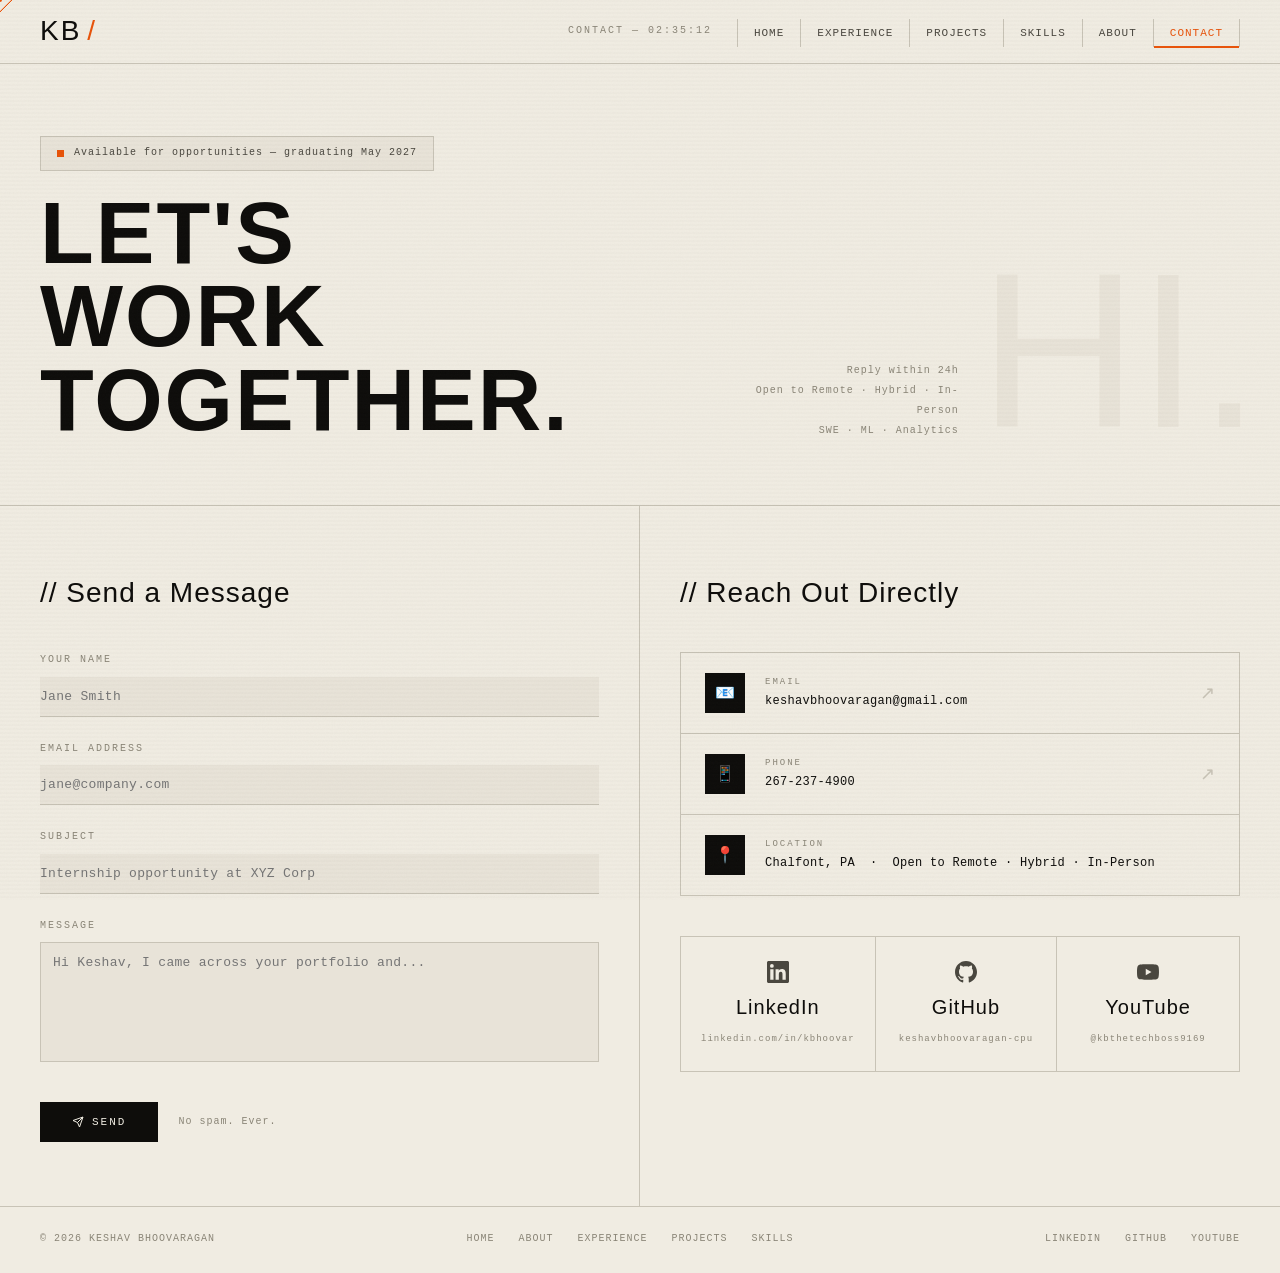
<file: contact.html>
<!DOCTYPE html>
<html lang="en">
<head>
<meta charset="UTF-8">
<meta http-equiv="refresh" content="0; url=https://keshavbhoovaragan-cpu.github.io/Keshav-s-Portfolio/contact/">
<link rel="canonical" href="https://keshavbhoovaragan-cpu.github.io/Keshav-s-Portfolio/contact/">
<meta name="description" content="Get in touch with Keshav Bhoovaragan. Open to full-time SWE/SDE roles and co-ops for 2027.">
<meta property="og:title" content="Contact — Keshav Bhoovaragan">
<meta property="og:description" content="Get in touch with Keshav Bhoovaragan. Open to full-time SWE/SDE roles and co-ops for 2027.">
<meta property="og:image" content="https://keshavbhoovaragan-cpu.github.io/Keshav-s-Portfolio/og_image_keshav.png">
<meta property="og:url" content="https://keshavbhoovaragan-cpu.github.io/Keshav-s-Portfolio/contact/">
<meta property="og:type" content="website">
<title>Contact — Keshav Bhoovaragan</title>
<script>location.replace('https://keshavbhoovaragan-cpu.github.io/Keshav-s-Portfolio/contact/');</script>
</head>
<body>
<p>This page has moved to <a href="https://keshavbhoovaragan-cpu.github.io/Keshav-s-Portfolio/contact/">/contact/</a>.</p>
</body>
</html>
</file>
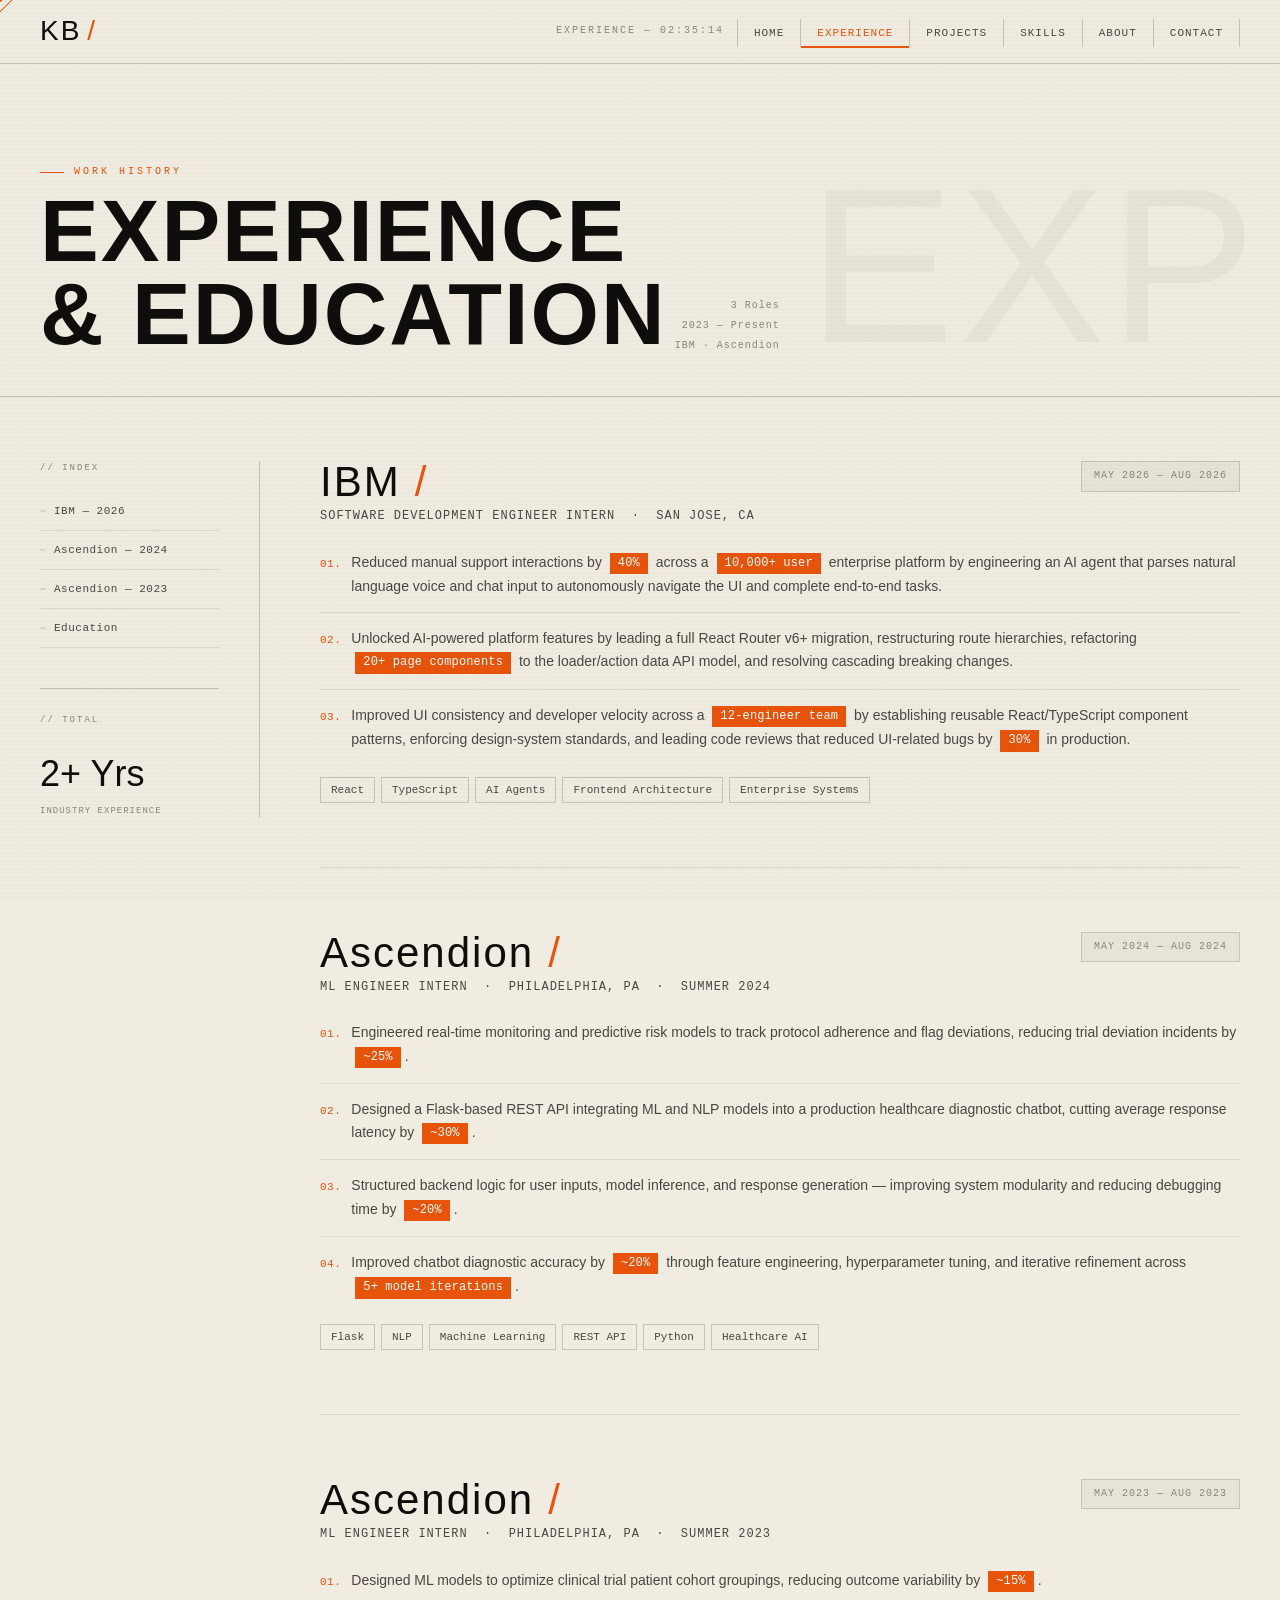
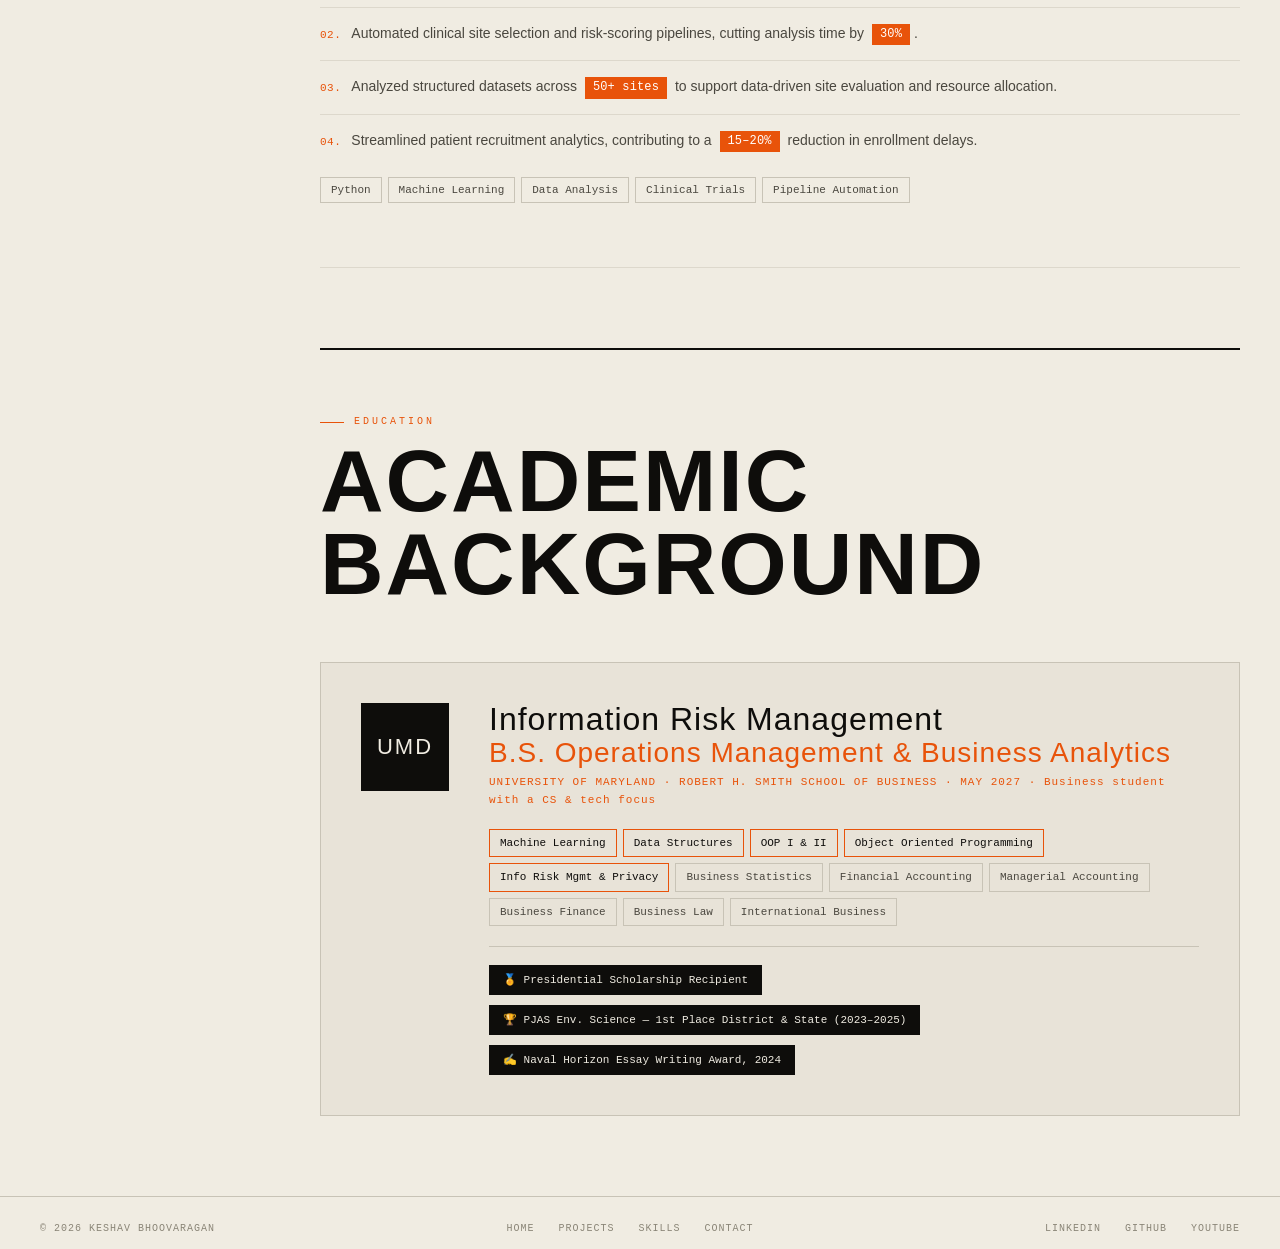
<file: experience.html>
<!DOCTYPE html>
<html lang="en">
<head>
<meta charset="UTF-8">
<meta http-equiv="refresh" content="0; url=https://keshavbhoovaragan-cpu.github.io/Keshav-s-Portfolio/experience/">
<link rel="canonical" href="https://keshavbhoovaragan-cpu.github.io/Keshav-s-Portfolio/experience/">
<meta name="description" content="SDE Intern at IBM San Jose. ML Engineer Intern at Ascendion. B.S. Operations Management and Business Analytics plus Information Risk Management at UMD Smith School.">
<meta property="og:title" content="Experience — Keshav Bhoovaragan">
<meta property="og:description" content="SDE Intern at IBM San Jose. ML Engineer Intern at Ascendion. B.S. Operations Management and Business Analytics plus Information Risk Management at UMD Smith School.">
<meta property="og:image" content="https://keshavbhoovaragan-cpu.github.io/Keshav-s-Portfolio/og_image_keshav.png">
<meta property="og:url" content="https://keshavbhoovaragan-cpu.github.io/Keshav-s-Portfolio/experience/">
<meta property="og:type" content="website">
<title>Experience — Keshav Bhoovaragan</title>
<script>location.replace('https://keshavbhoovaragan-cpu.github.io/Keshav-s-Portfolio/experience/');</script>
</head>
<body>
<p>This page has moved to <a href="https://keshavbhoovaragan-cpu.github.io/Keshav-s-Portfolio/experience/">/experience/</a>.</p>
</body>
</html>
</file>
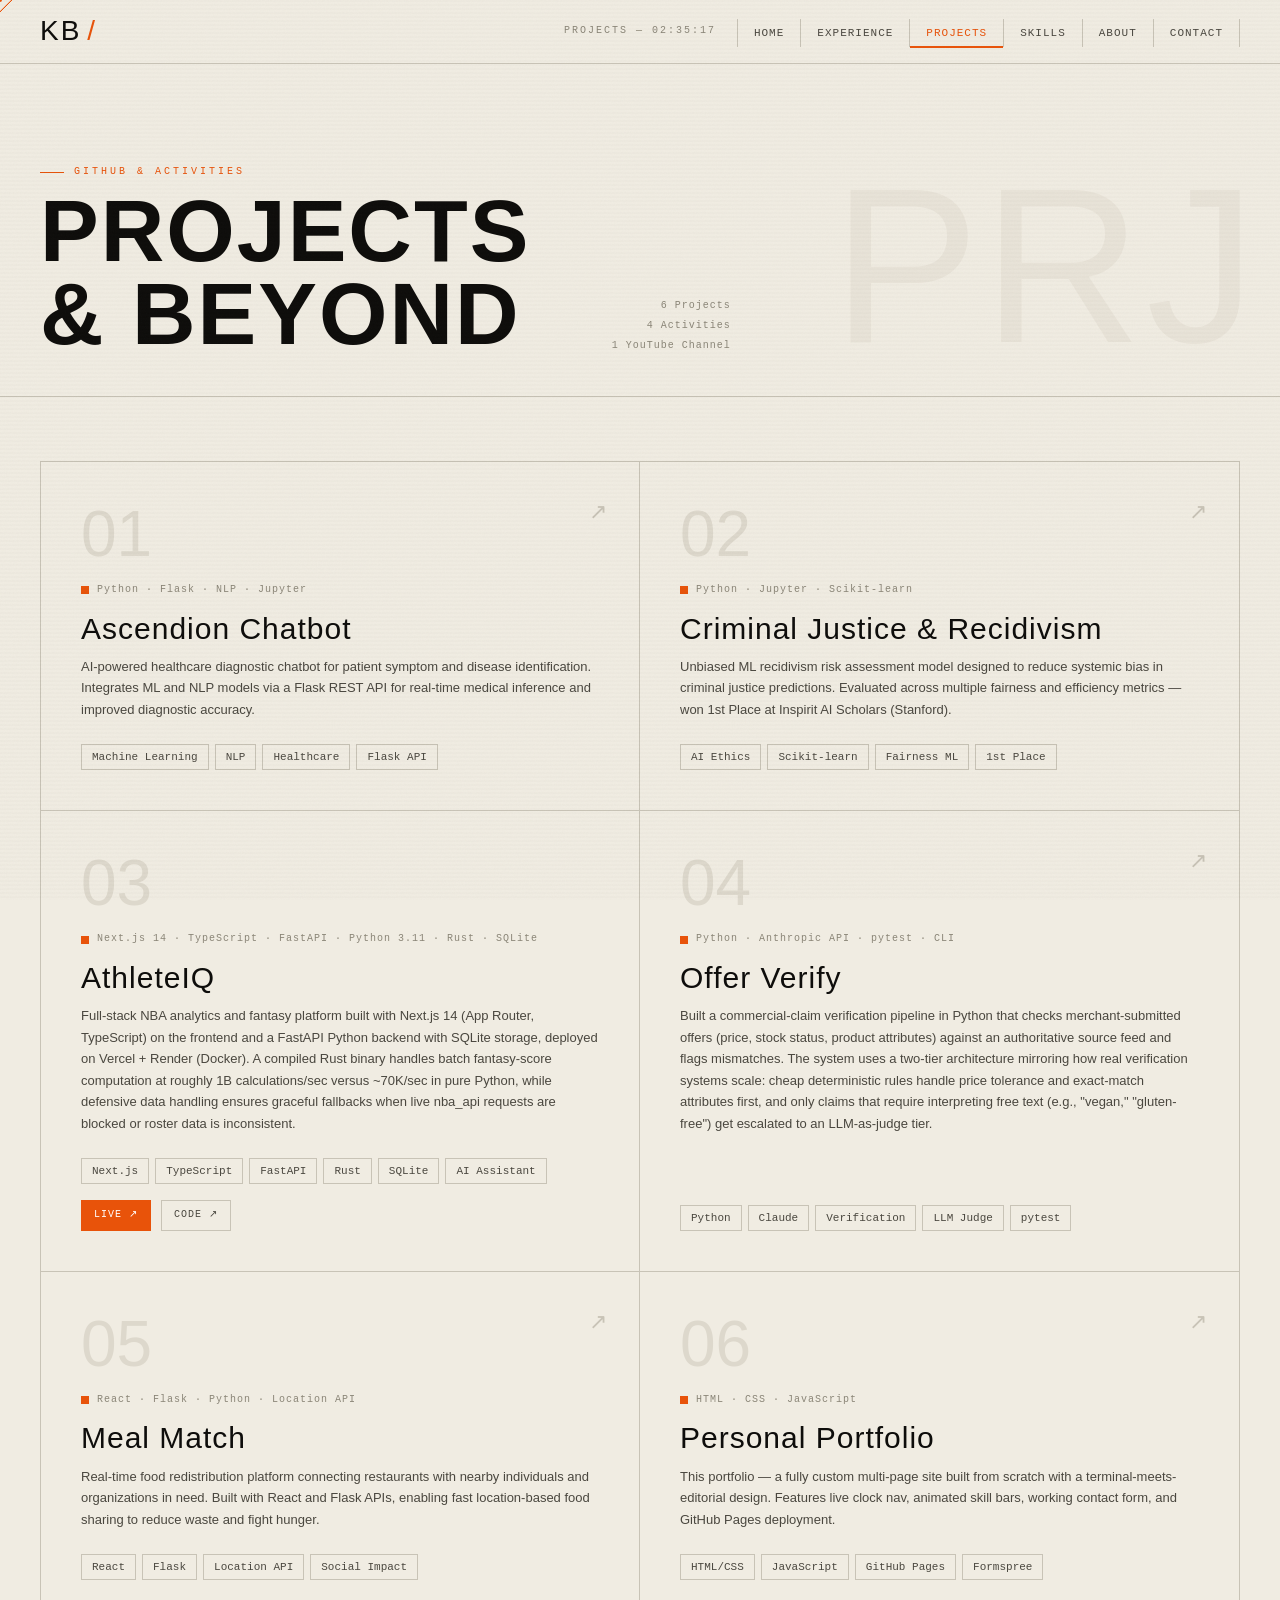
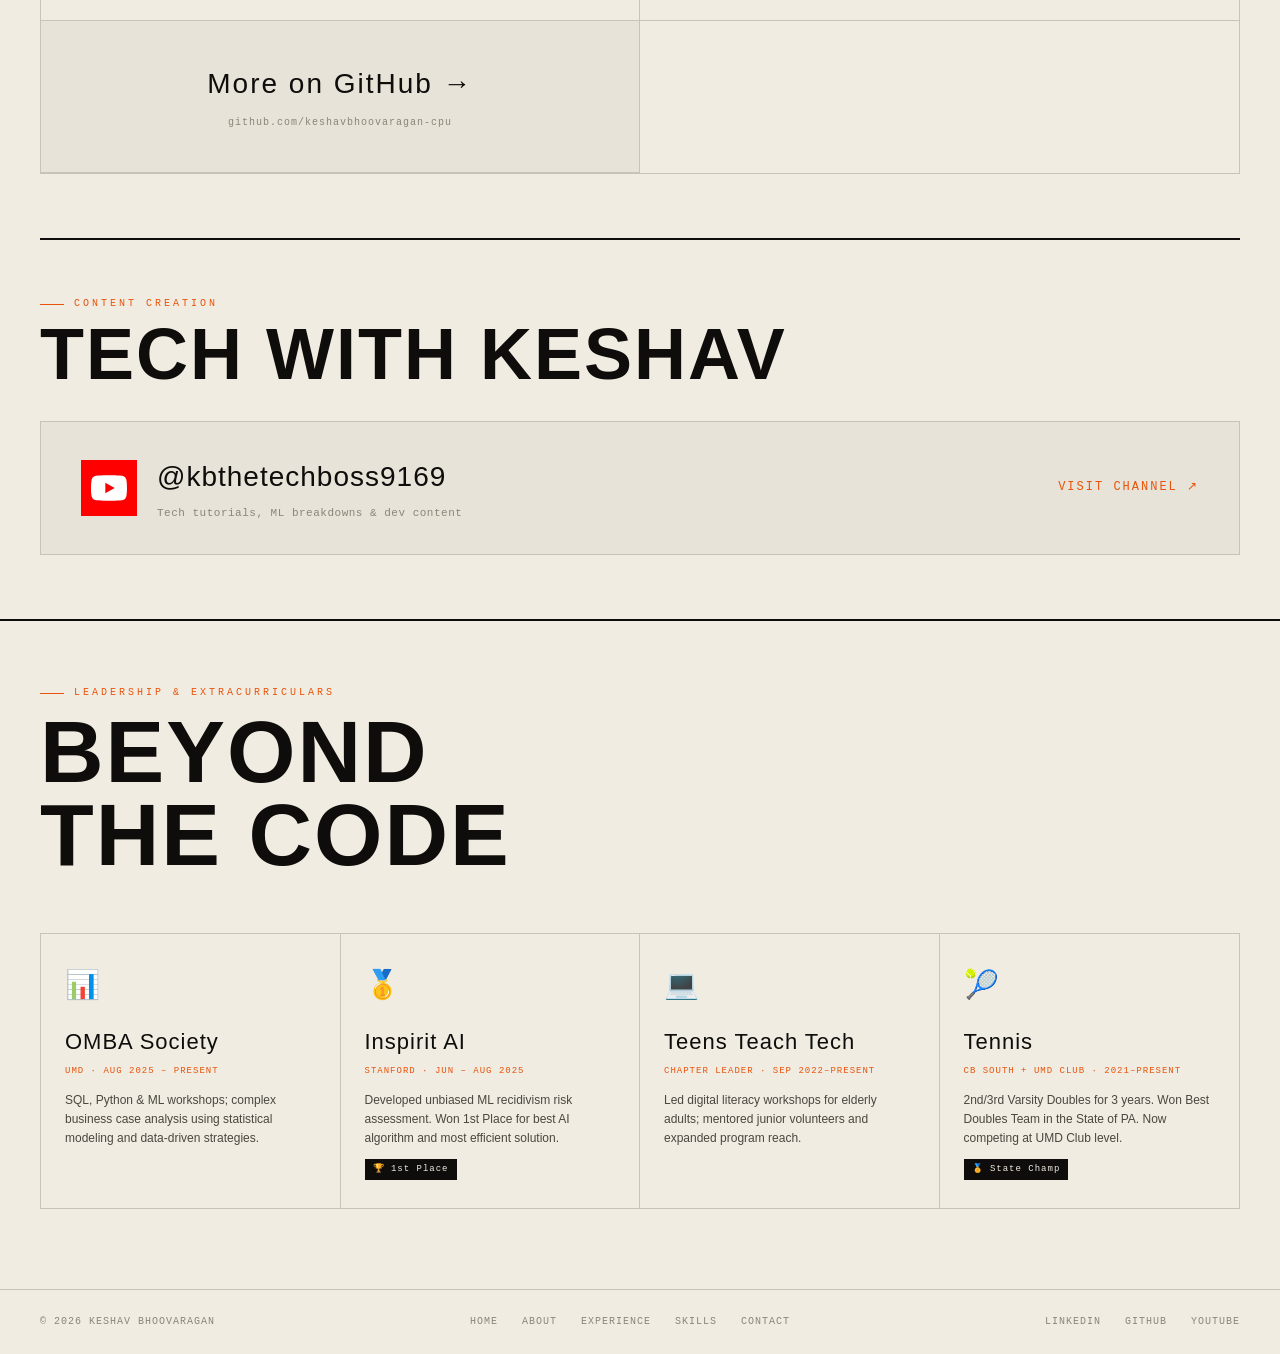
<file: projects.html>
<!DOCTYPE html>
<html lang="en">
<head>
<meta charset="UTF-8">
<meta http-equiv="refresh" content="0; url=https://keshavbhoovaragan-cpu.github.io/Keshav-s-Portfolio/projects/">
<link rel="canonical" href="https://keshavbhoovaragan-cpu.github.io/Keshav-s-Portfolio/projects/">
<meta name="description" content="Healthcare AI chatbot, Criminal Justice recidivism ML (1st Place Inspirit AI), Meal Match food redistribution app. Built with Python, Flask, React, and more.">
<meta property="og:title" content="Projects — Keshav Bhoovaragan">
<meta property="og:description" content="Healthcare AI chatbot, Criminal Justice recidivism ML (1st Place Inspirit AI), Meal Match food redistribution app. Built with Python, Flask, React, and more.">
<meta property="og:image" content="https://keshavbhoovaragan-cpu.github.io/Keshav-s-Portfolio/og_image_keshav.png">
<meta property="og:url" content="https://keshavbhoovaragan-cpu.github.io/Keshav-s-Portfolio/projects/">
<meta property="og:type" content="website">
<title>Projects — Keshav Bhoovaragan</title>
<script>location.replace('https://keshavbhoovaragan-cpu.github.io/Keshav-s-Portfolio/projects/');</script>
</head>
<body>
<p>This page has moved to <a href="https://keshavbhoovaragan-cpu.github.io/Keshav-s-Portfolio/projects/">/projects/</a>.</p>
</body>
</html>
</file>
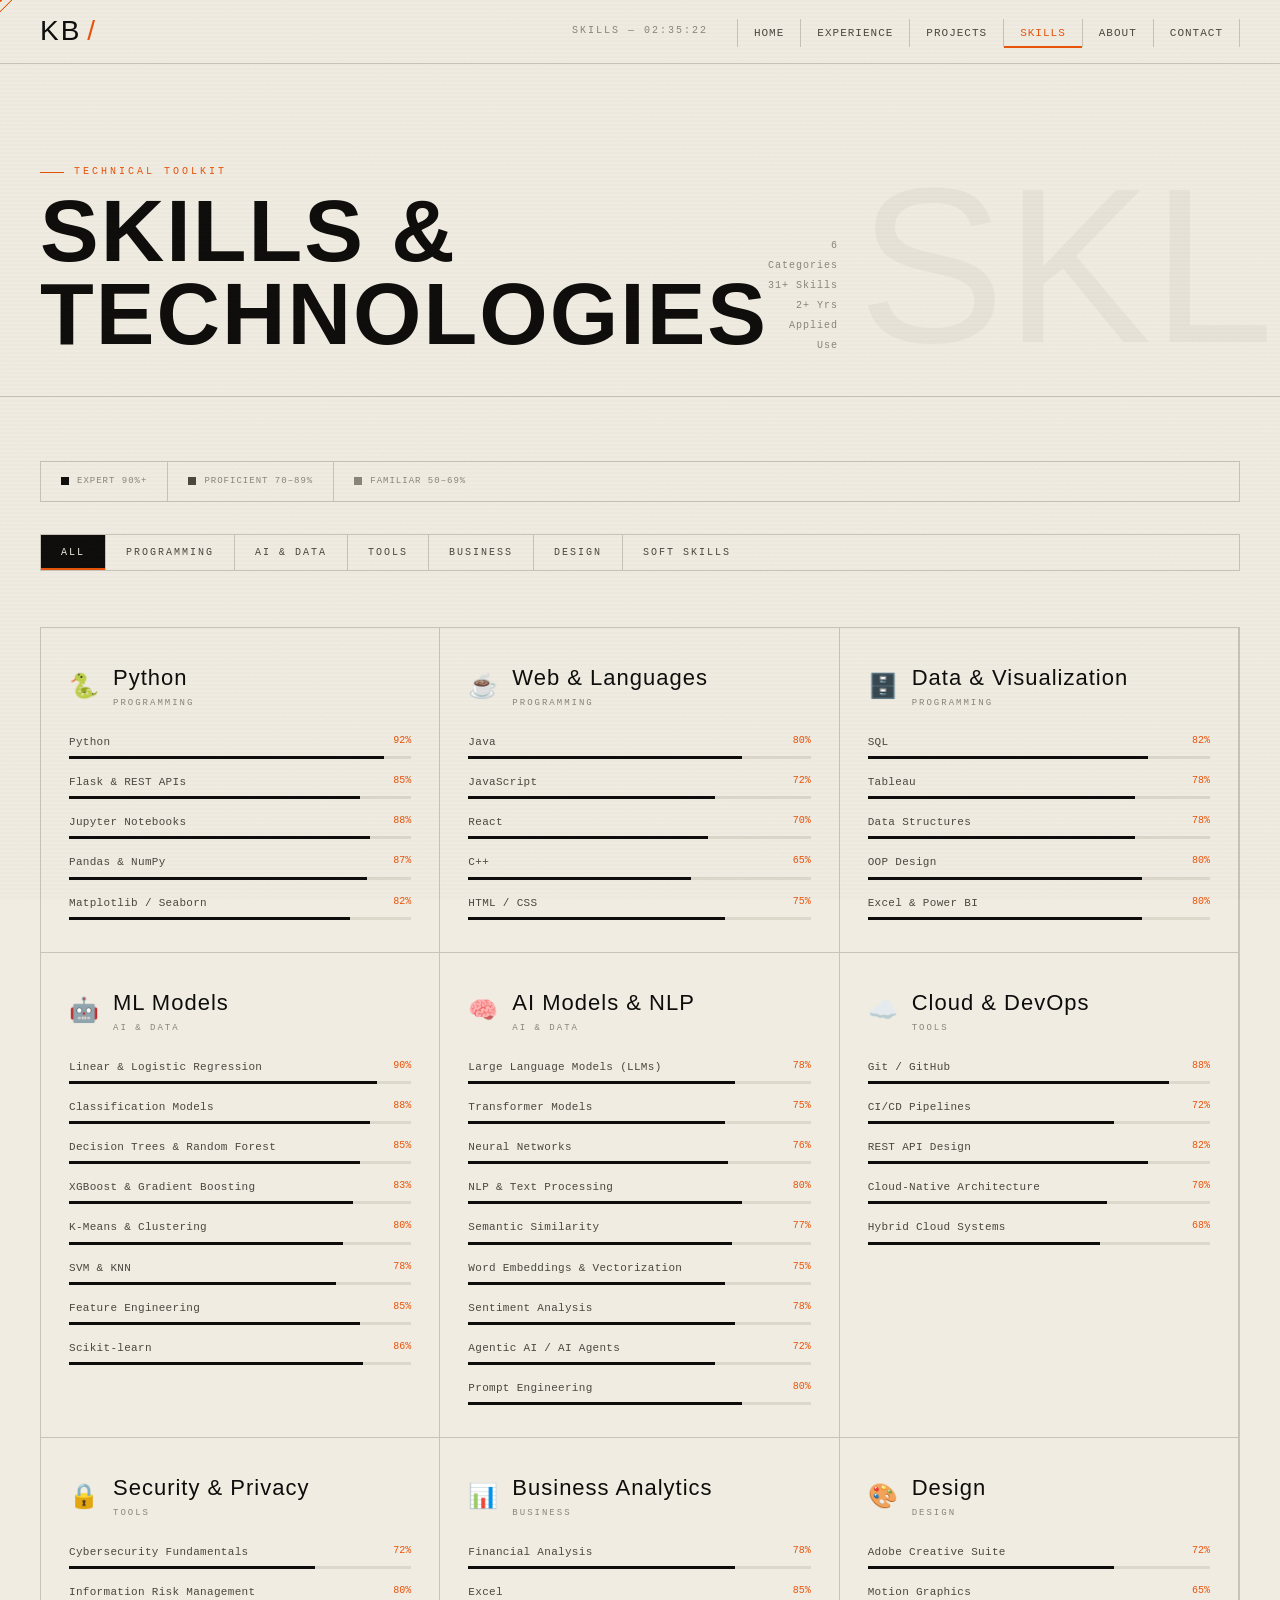
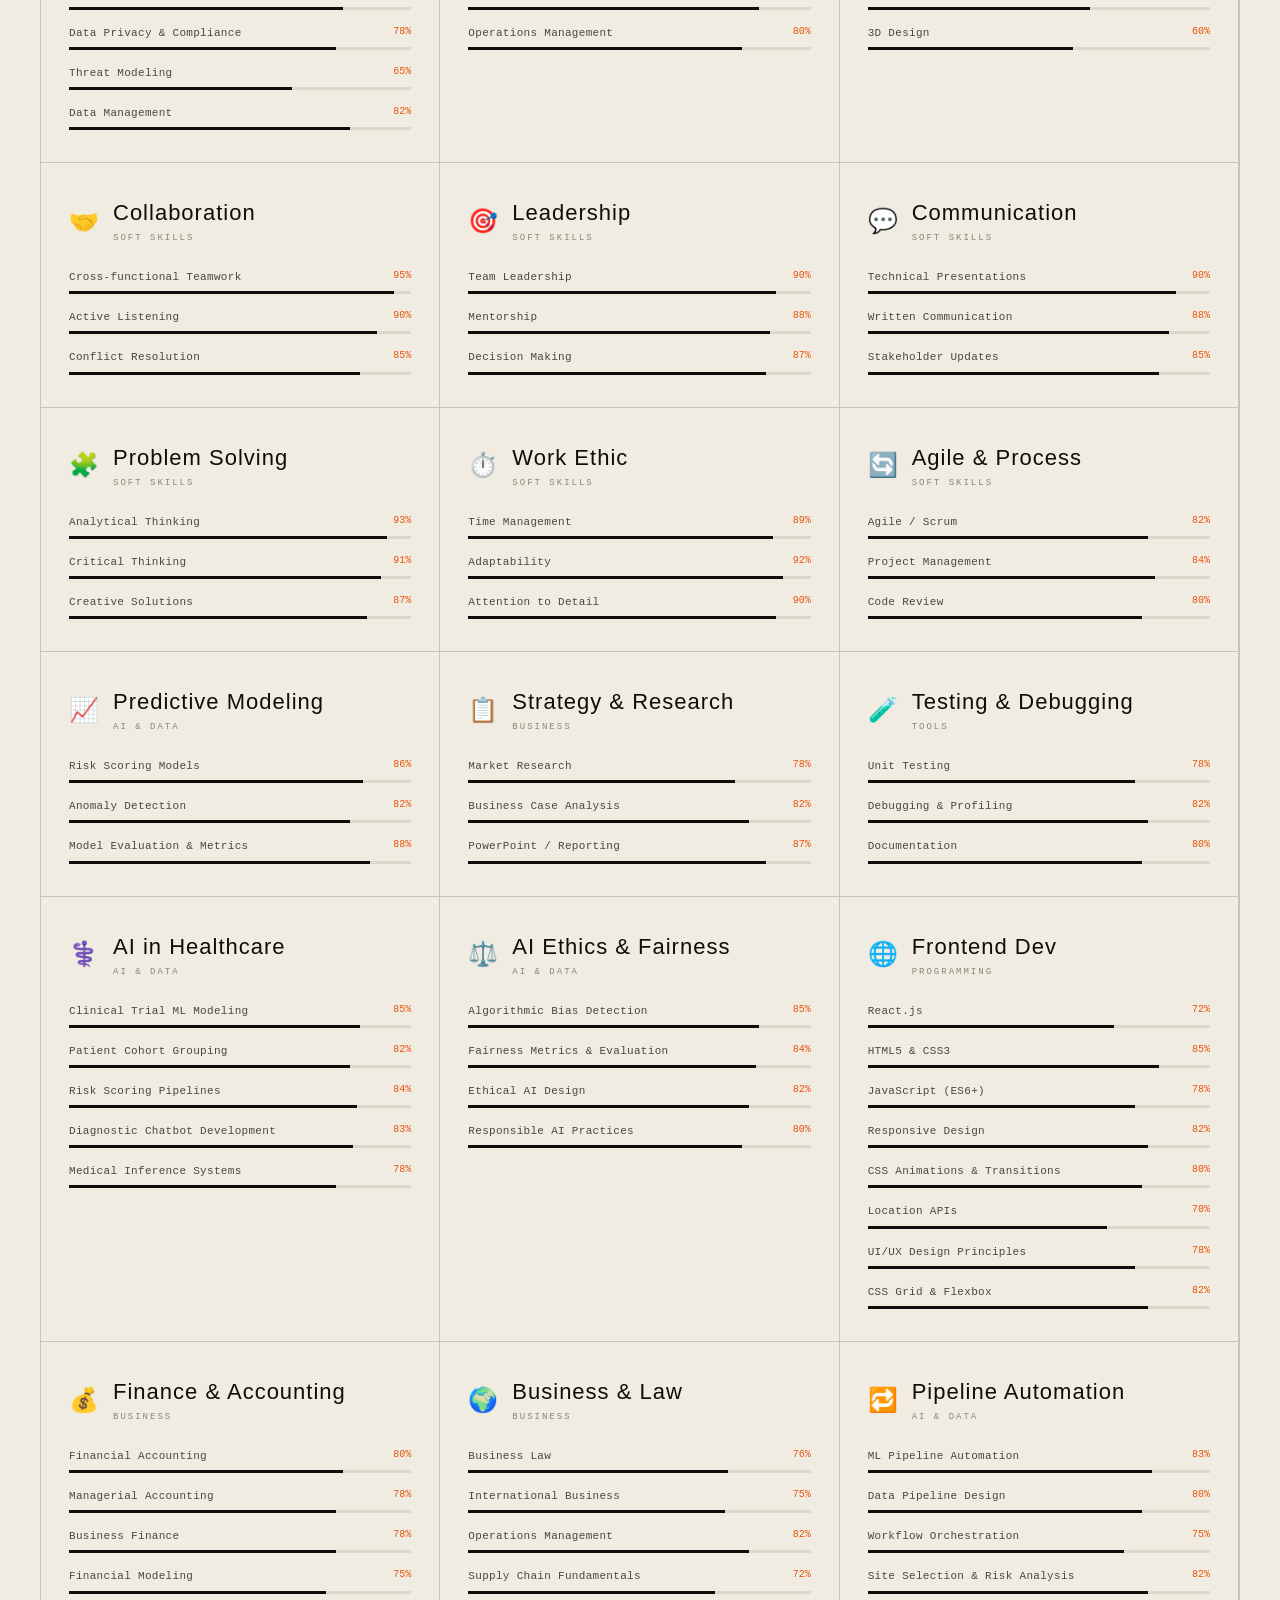
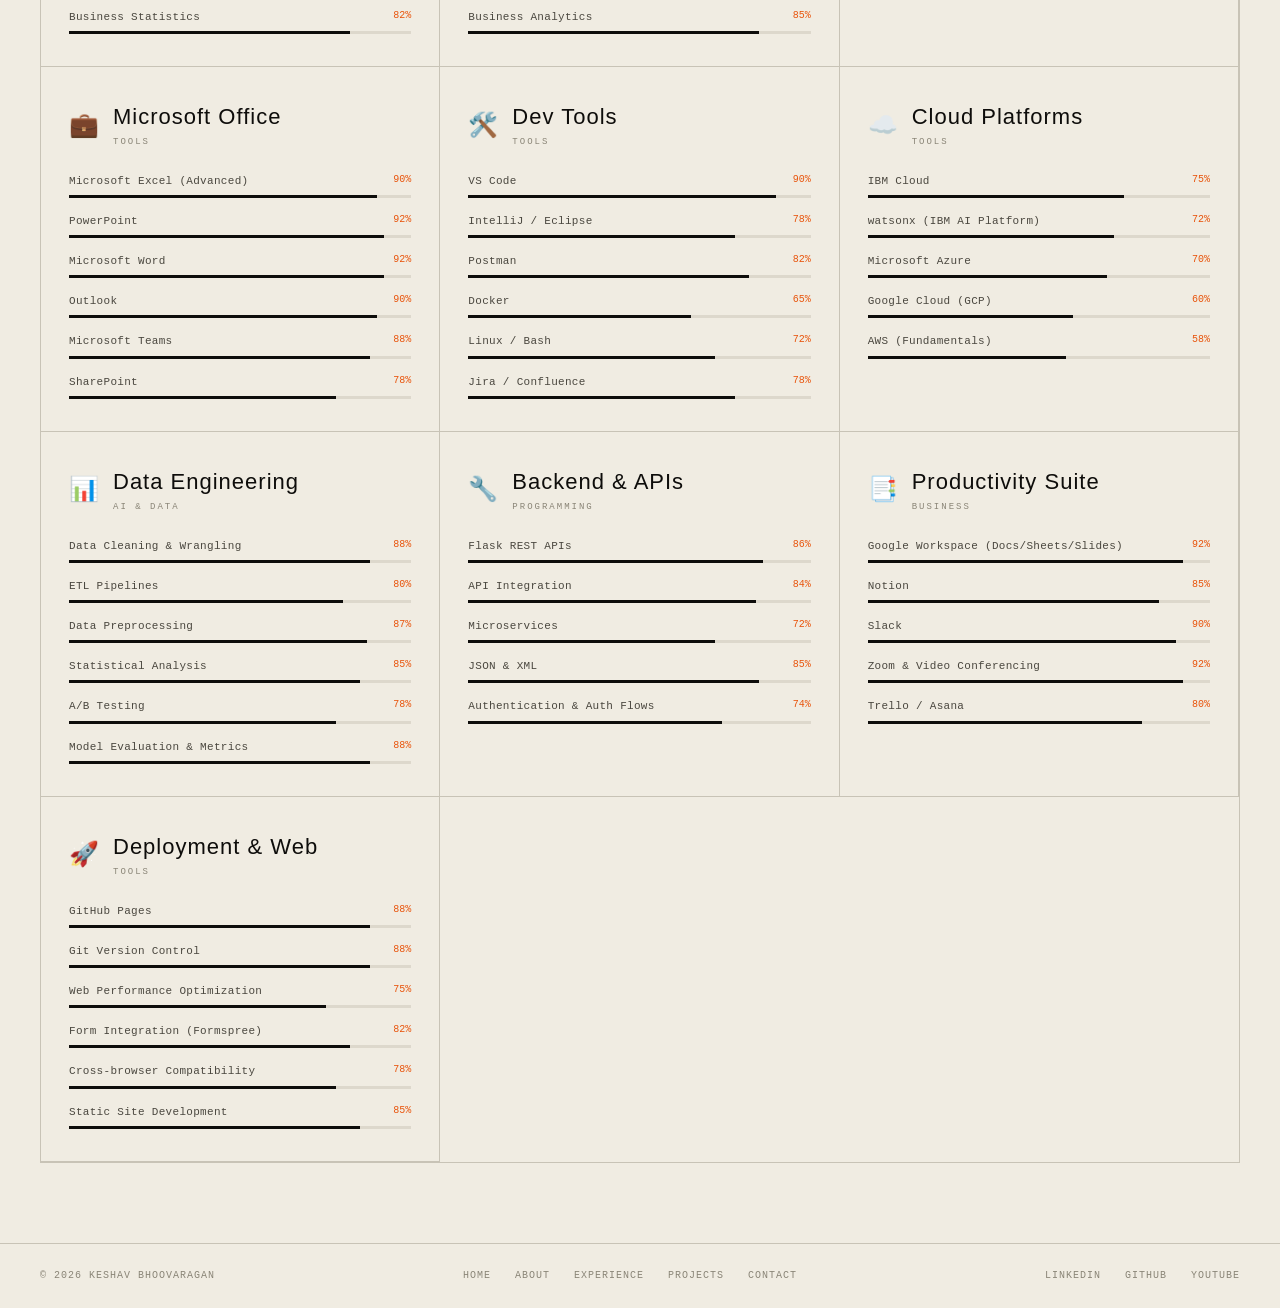
<file: skills.html>
<!DOCTYPE html>
<html lang="en">
<head>
<meta charset="UTF-8">
<meta http-equiv="refresh" content="0; url=https://keshavbhoovaragan-cpu.github.io/Keshav-s-Portfolio/skills/">
<link rel="canonical" href="https://keshavbhoovaragan-cpu.github.io/Keshav-s-Portfolio/skills/">
<meta name="description" content="35+ skills across ML, Python, Flask, React, SQL, Azure, NLP, AI Ethics, Business Analytics, and more.">
<meta property="og:title" content="Skills — Keshav Bhoovaragan">
<meta property="og:description" content="35+ skills across ML, Python, Flask, React, SQL, Azure, NLP, AI Ethics, Business Analytics, and more.">
<meta property="og:image" content="https://keshavbhoovaragan-cpu.github.io/Keshav-s-Portfolio/og_image_keshav.png">
<meta property="og:url" content="https://keshavbhoovaragan-cpu.github.io/Keshav-s-Portfolio/skills/">
<meta property="og:type" content="website">
<title>Skills — Keshav Bhoovaragan</title>
<script>location.replace('https://keshavbhoovaragan-cpu.github.io/Keshav-s-Portfolio/skills/');</script>
</head>
<body>
<p>This page has moved to <a href="https://keshavbhoovaragan-cpu.github.io/Keshav-s-Portfolio/skills/">/skills/</a>.</p>
</body>
</html>
</file>
<file: style.css>
@import url('https://fonts.googleapis.com/css2?family=Bebas+Neue&family=IBM+Plex+Mono:ital,wght@0,300;0,400;0,500;1,300;1,400&family=IBM+Plex+Sans:ital,wght@0,300;0,400;0,500;1,300&display=swap');

*, *::before, *::after { box-sizing: border-box; margin: 0; padding: 0; }

:root {
  --cream: #f0ece2;
  --cream2: #e8e3d8;
  --cream3: #ddd8cc;
  --ink: #0e0d0b;
  --ink2: #2a2820;
  --ink3: #4a473f;
  --orange: #e8530a;
  --orange2: #ff6b1a;
  --muted: #8a8577;
  --border: #c8c3b6;
  --nav-h: 64px;
}

html { scroll-behavior: smooth; }

body {
  background: var(--cream);
  color: var(--ink);
  font-family: 'IBM Plex Sans', sans-serif;
  font-size: 15px;
  line-height: 1.65;
  overflow-x: hidden;
  cursor: none;
}

/* ── TEXTURE OVERLAY ── */
body::after {
  content: '';
  position: fixed; inset: 0; z-index: 9998; pointer-events: none;
  background-image: url("data:image/svg+xml,%3Csvg xmlns='http://www.w3.org/2000/svg' width='400' height='400'%3E%3Cfilter id='n'%3E%3CfeTurbulence type='fractalNoise' baseFrequency='0.75' numOctaves='4' stitchTiles='stitch'/%3E%3C/filter%3E%3Crect width='400' height='400' filter='url(%23n)' opacity='0.035'/%3E%3C/svg%3E");
  opacity: 0.6;
}

/* ── SCAN LINES ── */
body::before {
  content: '';
  position: fixed; inset: 0; z-index: 9997; pointer-events: none;
  background: repeating-linear-gradient(0deg, transparent, transparent 2px, rgba(14,13,11,0.012) 2px, rgba(14,13,11,0.012) 4px);
}

/* ── CUSTOM CURSOR ── */
#kb-cursor {
  position: fixed; z-index: 99999; pointer-events: none;
  width: 18px; height: 18px;
  border: 1.5px solid var(--orange);
  transform: translate(-50%, -50%) rotate(45deg);
  transition: transform 0.15s, width 0.15s, height 0.15s, background 0.15s;
}
#kb-cursor.hover {
  width: 36px; height: 36px;
  background: rgba(232,83,10,0.1);
  transform: translate(-50%, -50%) rotate(45deg);
}
#kb-cursor-dot {
  position: fixed; z-index: 100000; pointer-events: none;
  width: 4px; height: 4px; background: var(--orange);
  border-radius: 50%; transform: translate(-50%, -50%);
}

/* ── NAV ── */
nav {
  position: fixed; top: 0; left: 0; right: 0; z-index: 1000;
  height: var(--nav-h);
  display: flex; align-items: center; justify-content: space-between;
  padding: 0 40px;
  background: var(--cream);
  border-bottom: 1px solid var(--border);
}

.nav-logo {
  font-family: 'Bebas Neue', sans-serif;
  font-size: 28px; letter-spacing: 2px;
  color: var(--ink); text-decoration: none;
  display: flex; align-items: center; gap: 6px;
}
.nav-logo-slash { color: var(--orange); }

.nav-center {
  position: absolute; left: 50%; transform: translateX(-50%);
  font-family: 'IBM Plex Mono', monospace;
  font-size: 10px; color: var(--muted); letter-spacing: 2px;
  text-transform: uppercase;
}

.nav-links { display: flex; gap: 0; list-style: none; }
.nav-links a {
  font-family: 'IBM Plex Mono', monospace;
  font-size: 11px; letter-spacing: 1px; text-transform: uppercase;
  color: var(--ink3); text-decoration: none;
  padding: 8px 16px; border-left: 1px solid var(--border);
  transition: all 0.2s; position: relative;
}
.nav-links li:last-child a { border-right: 1px solid var(--border); }
.nav-links a::after {
  content: ''; position: absolute; bottom: -1px; left: 0; right: 0;
  height: 2px; background: var(--orange);
  transform: scaleX(0); transition: transform 0.2s;
}
.nav-links a:hover { color: var(--ink); background: var(--cream2); }
.nav-links a:hover::after, .nav-links a.active::after { transform: scaleX(1); }
.nav-links a.active { color: var(--orange); }

/* ── PAGE ── */
.page-wrap {
  padding-top: var(--nav-h);
  min-height: 100vh;
  position: relative;
}

/* ── ROTATED SIDE LABEL ── */
.side-label {
  position: fixed; left: -34px; top: 50%; transform: translateY(-50%) rotate(-90deg);
  font-family: 'IBM Plex Mono', monospace; font-size: 10px; letter-spacing: 3px;
  color: var(--muted); text-transform: uppercase; z-index: 10; pointer-events: none;
  white-space: nowrap;
}

/* ── CONTAINER ── */
.container { max-width: 1120px; margin: 0 auto; padding: 0 40px; }

/* ── SECTION UTILITIES ── */
.sec-number {
  font-family: 'Bebas Neue', sans-serif; font-size: 120px; color: var(--cream2);
  line-height: 1; position: absolute; right: 0; top: -30px;
  user-select: none; pointer-events: none; z-index: 0;
}

.sec-tag {
  font-family: 'IBM Plex Mono', monospace; font-size: 10px;
  color: var(--orange); letter-spacing: 3px; text-transform: uppercase;
  margin-bottom: 8px; display: flex; align-items: center; gap: 10px;
}
.sec-tag::before { content: ''; width: 24px; height: 1px; background: var(--orange); }

.sec-title {
  font-family: 'Bebas Neue', sans-serif;
  font-size: clamp(52px, 7vw, 88px);
  letter-spacing: 2px; line-height: 0.95;
  color: var(--ink); margin-bottom: 56px;
}

/* ── DIVIDER ── */
.divider {
  width: 100%; height: 1px; background: var(--border);
  margin: 80px 0; position: relative;
}
.divider::after {
  content: attr(data-label);
  position: absolute; left: 0; top: -10px;
  font-family: 'IBM Plex Mono', monospace; font-size: 10px;
  color: var(--muted); letter-spacing: 2px; text-transform: uppercase;
  background: var(--cream); padding-right: 16px;
}

/* ── ORANGE ACCENT BOX ── */
.accent-box {
  display: inline-block;
  background: var(--orange); color: #fff;
  font-family: 'IBM Plex Mono', monospace; font-size: 10px;
  letter-spacing: 2px; text-transform: uppercase;
  padding: 4px 10px;
}

/* ── CARDS ── */
.card {
  background: var(--cream); border: 1px solid var(--border);
  transition: all 0.25s;
}
.card:hover { border-color: var(--orange); box-shadow: 4px 4px 0 var(--orange); transform: translate(-2px, -2px); }

/* ── TAGS ── */
.tag {
  display: inline-block;
  border: 1px solid var(--border); color: var(--ink3);
  padding: 3px 10px; font-size: 11px;
  font-family: 'IBM Plex Mono', monospace;
  transition: all 0.2s;
}
.tag:hover { border-color: var(--orange); color: var(--orange); }

.tags { display: flex; flex-wrap: wrap; gap: 6px; }

/* ── BUTTONS ── */
.btn {
  display: inline-flex; align-items: center; gap: 8px;
  padding: 12px 28px; font-size: 12px; font-weight: 500;
  font-family: 'IBM Plex Mono', monospace; letter-spacing: 1.5px;
  text-transform: uppercase; text-decoration: none;
  transition: all 0.2s; cursor: none; border: none;
}
.btn-fill { background: var(--ink); color: var(--cream); }
.btn-fill:hover { background: var(--orange); }
.btn-outline { background: transparent; color: var(--ink); border: 1px solid var(--ink); }
.btn-outline:hover { background: var(--ink); color: var(--cream); border-color: var(--ink); }

/* ── PILL ── */
.pill {
  display: inline-block;
  background: var(--orange); color: #fff;
  padding: 3px 8px 4px; font-size: 12px; line-height: 1.2;
  min-height: 0; font-family: 'IBM Plex Mono', monospace;
  letter-spacing: 0.15px; vertical-align: baseline; margin: 0 4px;
  white-space: nowrap; border-radius: 0; transform: translateY(-1px);
  box-sizing: border-box;
}

/* ── FOOTER ── */
footer {
  border-top: 1px solid var(--border);
  padding: 24px 40px;
  display: flex; justify-content: space-between; align-items: center;
  font-family: 'IBM Plex Mono', monospace; font-size: 10px;
  color: var(--muted); letter-spacing: 1px;
  background: var(--cream);
}
footer a { color: var(--muted); text-decoration: none; transition: color 0.2s; }
footer a:hover { color: var(--orange); }
.footer-links { display: flex; gap: 24px; }
.footer-right { display: flex; gap: 24px; }

/* ── ANIM ── */
.reveal { opacity: 0; transform: translateY(24px); transition: opacity 0.7s ease, transform 0.7s ease; }
.reveal.in { opacity: 1; transform: none; }
.reveal-left { opacity: 0; transform: translateX(-24px); transition: opacity 0.7s ease, transform 0.7s ease; }
.reveal-left.in { opacity: 1; transform: none; }

/* ── PAGE ENTER ── */
.page-enter { animation: pgEnter 0.5s ease both; }
@keyframes pgEnter { from { opacity: 0; transform: translateY(12px); } to { opacity: 1; transform: none; } }

/* ── SCROLLBAR ── */
::-webkit-scrollbar { width: 4px; }
::-webkit-scrollbar-track { background: var(--cream); }
::-webkit-scrollbar-thumb { background: var(--border); }
::-webkit-scrollbar-thumb:hover { background: var(--orange); }

/* ── MOBILE ── */
@media (max-width: 768px) {
  #kb-cursor, #kb-cursor-dot { display: none; }
  body { cursor: auto; }

  nav { padding: 0 16px; height: auto; min-height: 110px; flex-wrap: wrap; align-items: flex-start; }
  .nav-center { display: none; }
  .nav-logo { font-size: 22px; padding: 14px 0; }
  .nav-links { width: 100%; border-top: 1px solid var(--border); overflow-x: auto; flex-wrap: nowrap; padding: 8px 0; gap: 0; -webkit-overflow-scrolling: touch; }
  .nav-links a { padding: 8px 12px; font-size: 10px; letter-spacing: 0.5px; white-space: nowrap; border: none !important; }
  .nav-links a::after { display: none; }
  :root { --nav-h: 110px; }

  .container { padding: 0 16px; }
  .side-label { display: none; }
  .btn { padding: 11px 18px; font-size: 11px; }

  footer { flex-direction: column; gap: 10px; padding: 16px; text-align: center; }
  .footer-links { flex-wrap: wrap; justify-content: center; gap: 12px; }
  .footer-right { display: flex; flex-wrap: wrap; justify-content: center; gap: 12px; }

  .tags { gap: 5px; }
  .tag { font-size: 10px; padding: 3px 8px; }
  .sec-title { font-size: clamp(36px, 10vw, 52px) !important; margin-bottom: 32px; }
  .pill { font-size: 12px; }
}
</file>
